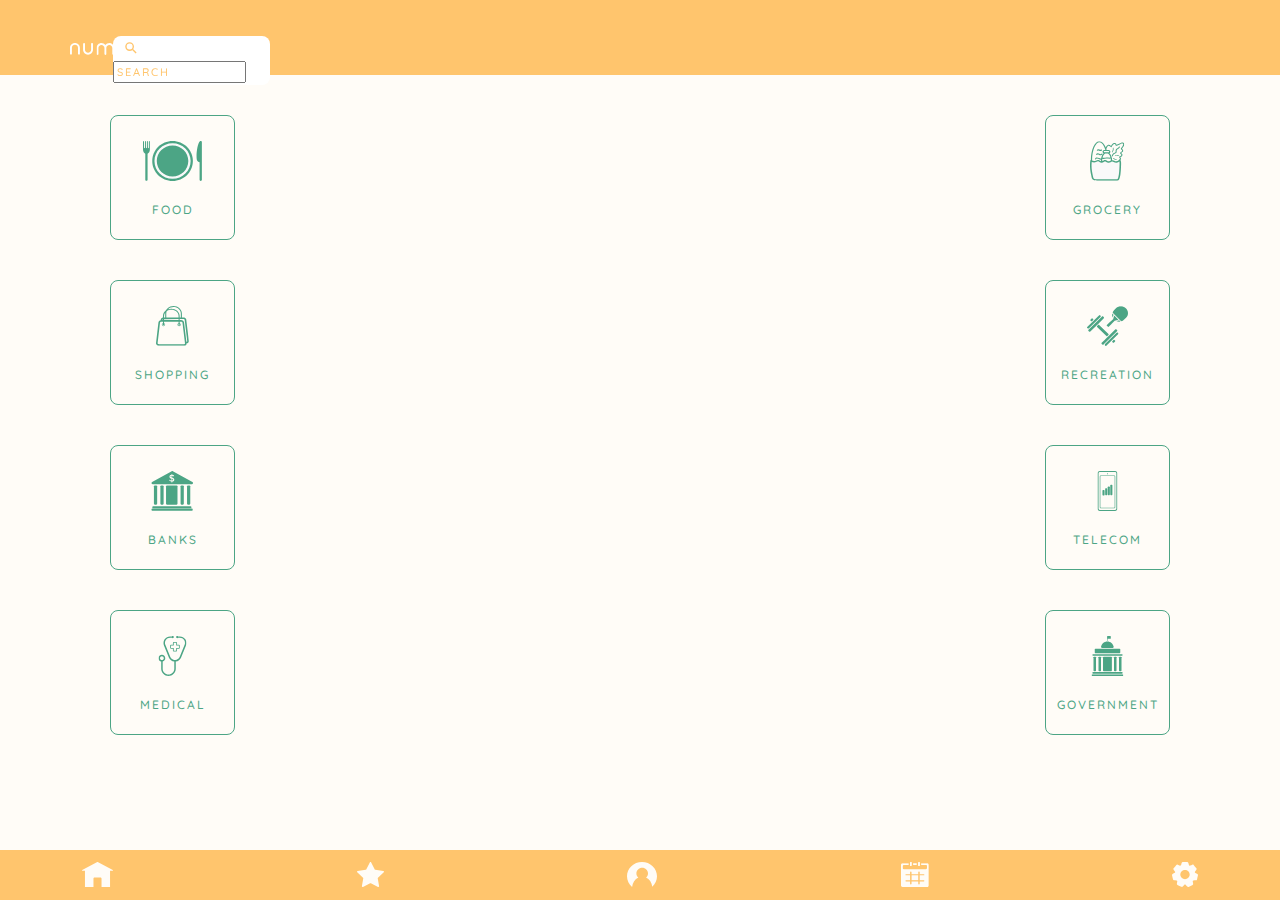
<file: index.html>
<!DOCTYPE html>
<html lang="en">
<head>
	<title>Numu - Adulting Made Easy</title>
	<meta charset="utf-8">
	<meta name="author" content="pixelhint.com">
	<meta name="viewport" content="initial-scale=1, maximum-scale=1">
	<link rel="stylesheet" type="text/css" href="css/reset.css">
	<link rel="stylesheet" type="text/css" href="css/bootstrap.css">
	<link rel="stylesheet" type="text/css" href="css/main.css">

	<script type="text/javascript" src="js/jquery.js"></script>
	<script type="text/javascript" src="js/bootstrap.js"></script>
	
</head>
<body>
	<!--  start header  -->
	<header class="fixed-top">
		<div class="container">
			<div class="row">
				<div class="col-xs-2">
					<img src="img/numu-logo.svg">
				</div>
				<div class="col-xs-10">
					<div class="search align-items-left">
						<img src="img/search-icon.svg">
						<input type="text" name="search" placeholder="SEARCH">
					</div>
				</div>
			</div>
		</div>
	</header>
	<!--  end header  -->

	<!--  start categories section  -->
	<section class="categories">
		<div class="container">
			<div class="row justify-content-center justify-content-between">
				<div class="col-xs-6">
					<div class="card">
  						<img class="card-img-top" src="img/food.svg" alt="food">
 						<div class="card-body">
    						<p class="card-text text-center">FOOD</p>
  						</div>
					</div>
				</div>
				<div class="col-xs-6">
					<div class="card">
  						<img class="card-img-top" src="img/grocery.svg" alt="food">
 						<div class="card-body">
    						<p class="card-text text-center">GROCERY</p>
  						</div>
					</div>
				</div>
			</div>
			<div class="row justify-content-center justify-content-between">
				<div class="col-xs-6">
					<div class="card">
  						<img class="card-img-top" src="img/shopping.svg" alt="food">
 						<div class="card-body">
    						<p class="card-text text-center">SHOPPING</p>
  						</div>
					</div>
				</div>
				<div class="col-xs-6">
					<div class="card">
  						<img class="card-img-top" src="img/recreation.svg" alt="food">
 						<div class="card-body">
    						<p class="card-text text-center">RECREATION</p>
  						</div>
					</div>
				</div>
			</div>
			<div class="row justify-content-center justify-content-between">
				<div class="col-xs-6">
					<div class="card">
  						<img class="card-img-top" src="img/banks.svg" alt="food">
 						<div class="card-body">
    						<p class="card-text text-center">BANKS</p>
  						</div>
					</div>
				</div>
				<div class="col-xs-6">
					<div class="card">
  						<img class="card-img-top" src="img/telecom.svg" alt="food">
 						<div class="card-body">
    						<p class="card-text text-center">TELECOM</p>
  						</div>
					</div>
				</div>
			</div>
			<div class="row last-row justify-content-center justify-content-between">
				<div class="col-xs-6">
					<div class="card">
  						<img class="card-img-top" src="img/medical.svg" alt="food">
 						<div class="card-body">
    						<p class="card-text text-center">MEDICAL</p>
  						</div>
					</div>
				</div>
				<div class="col-xs-6">
					<div class="card">
  						<img class="card-img-top" src="img/government.svg" alt="food">
 						<div class="card-body">
    						<p class="card-text text-center">GOVERNMENT</p>
  						</div>
					</div>
				</div>
			</div>
		</div>
	</section>
	<!--  end categories section  -->

	<!--  start footer  -->
	<footer class="fixed-bottom">
		<div class="container">
			<div class="row justify-content-center justify-content-between">
				<div class="col-xs-2">
					<img src="img/home-button.svg">
				</div>
				<div class="col-xs-2">
					<img src="img/favourites.svg">
				</div>
				<div class="col-xs-2">
					<img src="img/my-profile.svg">
				</div>
				<div class="col-xs-2">
					<img src="img/events.svg">
				</div>
				<div class="col-xs-2">
					<img src="img/settings.svg">
				</div>
			</div>
		</div>
	</footer>
	<!--  end footer  -->

</body>
</html>
</file>
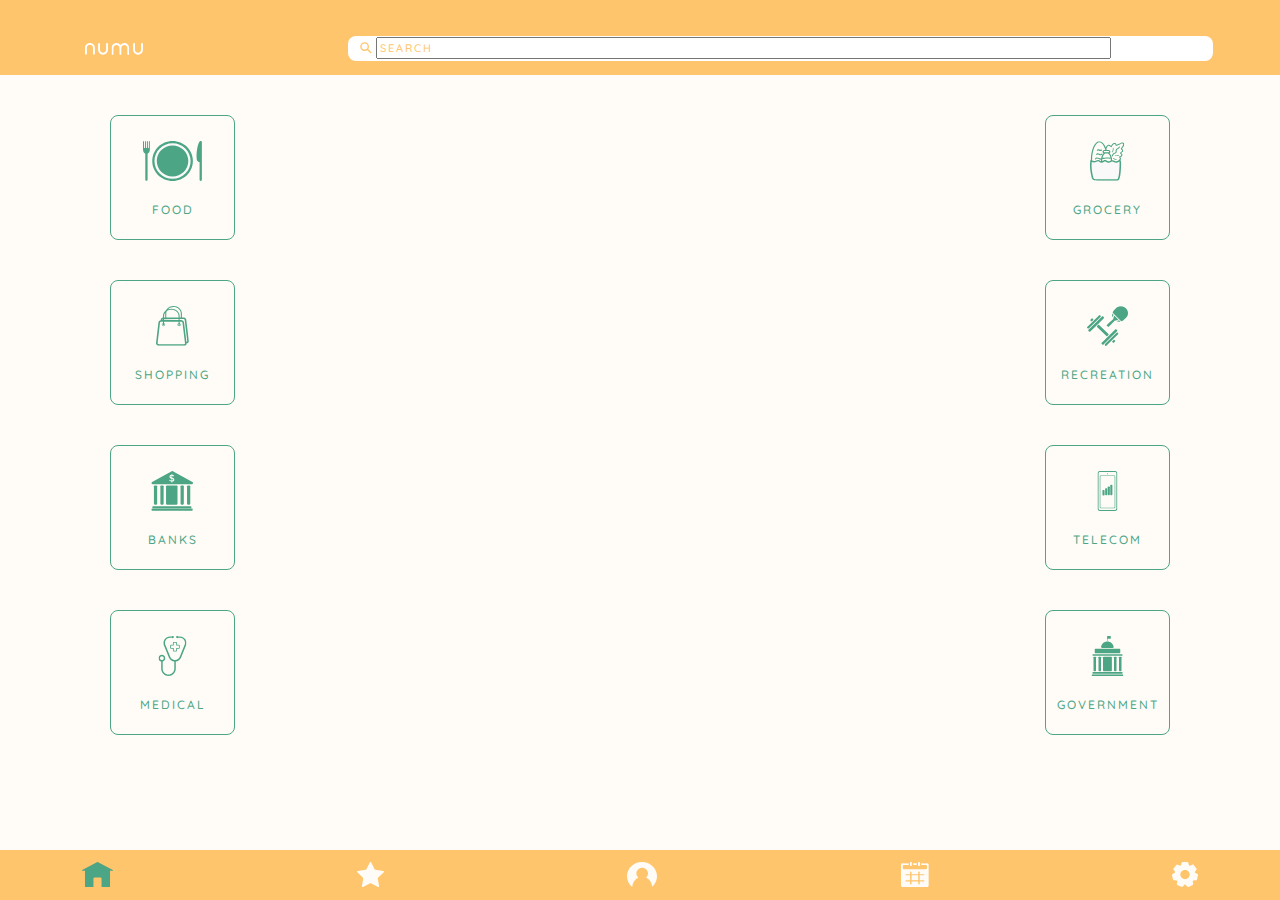
<file: categories.html>
<!DOCTYPE html>
<html lang="en">
<head>
	<title>Numu - Adulting Made Easy</title>
	<meta charset="utf-8">
	<meta name="author" content="pixelhint.com">
	<meta name="viewport" content="initial-scale=1, maximum-scale=1">
	<link rel="stylesheet" type="text/css" href="css/reset.css">
	<link rel="stylesheet" type="text/css" href="css/bootstrap.css">
	<link rel="stylesheet" type="text/css" href="css/spacing.css">
	<link rel="stylesheet" type="text/css" href="css/main.css">

	<script type="text/javascript" src="js/jquery.js"></script>
	<script type="text/javascript" src="js/bootstrap.js"></script>
	<script type="text/javascript" src="js/main.js"></script>
	<script>
		function goBack() {
  			window.history.back();
		}
	</script>
	
</head>
<body>

	<!--  in canvas-slid -->
	<div class="navmenu navmenu-default navmenu-fixed-right offcanvas-sm">
		<img class="settings-logo" src="img/numu-logo-orange.svg">
		<ul class="nav navmenu-nav flex-column">
			<li class="nav-item active">My Account</li>
			<li class="nav-item">Help</li>
			<li class="nav-item">About Numu</li>
			<li class="nav-item">Terms & Conditions</li>
		</ul>
	</div>
	
	<!--  start header  -->
	<header class="fixed-top">
		<div class="container">
			<div class="row no-gutters">
				<div class="col-3">
					<img src="img/numu-logo.svg"><!-- <span class="back-button" onclick="goBack()">BACK</span> -->
				</div>
				<div class="col-9">
					<div class="search align-items-left">
						<img src="img/search-icon.svg">
						<input type="text" name="search" placeholder="SEARCH">
					</div>
				</div>
			</div>
		</div>
	</header>
	<!--  end header  -->

	<!--  start categories section  -->
	<section class="categories">
		<div class="container">
			<div class="row justify-content-center justify-content-between">
				<div class="col-xs-6">
					<a href="subcategories-food.html">
						<div class="card">
  						<img class="card-img-top" src="img/food.svg" alt="food">
 						<div class="card-body">
    						<p class="card-text text-center">FOOD</p>
  						</div>
					</div>
					</a>
				</div>
				<div class="col-xs-6">
					<a href="category-grocery-list.html">
						<div class="card">
  							<img class="card-img-top" src="img/grocery.svg" alt="food">
 							<div class="card-body">
    							<p class="card-text text-center">GROCERY</p>
  							</div>
						</div>
					</a>
				</div>
			</div>
			<div class="row justify-content-center justify-content-between">
				<div class="col-xs-6">
					<div class="card">
  						<img class="card-img-top" src="img/shopping.svg" alt="food">
 						<div class="card-body">
    						<p class="card-text text-center">SHOPPING</p>
  						</div>
					</div>
				</div>
				<div class="col-xs-6">
					<div class="card">
  						<img class="card-img-top" src="img/recreation.svg" alt="food">
 						<div class="card-body">
    						<p class="card-text text-center">RECREATION</p>
  						</div>
					</div>
				</div>
			</div>
			<div class="row justify-content-center justify-content-between">
				<div class="col-xs-6">
					<div class="card">
  						<img class="card-img-top" src="img/banks.svg" alt="food">
 						<div class="card-body">
    						<p class="card-text text-center">BANKS</p>
  						</div>
					</div>
				</div>
				<div class="col-xs-6">
					<div class="card">
  						<img class="card-img-top" src="img/telecom.svg" alt="food">
 						<div class="card-body">
    						<p class="card-text text-center">TELECOM</p>
  						</div>
					</div>
				</div>
			</div>
			<div class="row last-row justify-content-center justify-content-between">
				<div class="col-xs-6">
					<div class="card">
  						<img class="card-img-top" src="img/medical.svg" alt="food">
 						<div class="card-body">
    						<p class="card-text text-center">MEDICAL</p>
  						</div>
					</div>
				</div>
				<div class="col-xs-6">
					<div class="card">
  						<img class="card-img-top" src="img/government.svg" alt="food">
 						<div class="card-body">
    						<p class="card-text text-center">GOVERNMENT</p>
  						</div>
					</div>
				</div>
			</div>
		</div>
	</section>
	<!--  end categories section  -->

	<!--  start footer  -->
	<footer class="fixed-bottom">
		<div class="container">
			<div class="row justify-content-center justify-content-between">
				<div class="col-xs-2">
					<a href="categories.html">
					<img src="img/home-button-teal.svg">
					</a>
				</div>
				<div class="col-xs-2">
					<a href="favourites.html">
					<img src="img/favourites.svg">
					</a>
				</div>
				<div class="col-xs-2">
					<a href="my-profile.html">
					<img src="img/my-profile.svg">
					</a>
				</div>
				<div class="col-xs-2">
					<a href="events.html">
					<img src="img/events.svg">
					</a>
				</div>
				<div class="col-xs-2">
					<img src="img/settings.svg" class="navbar-settings">
				</div>
			</div>
		</div>
	</footer>
	<!--  end footer  -->

</body>
</html>
</file>
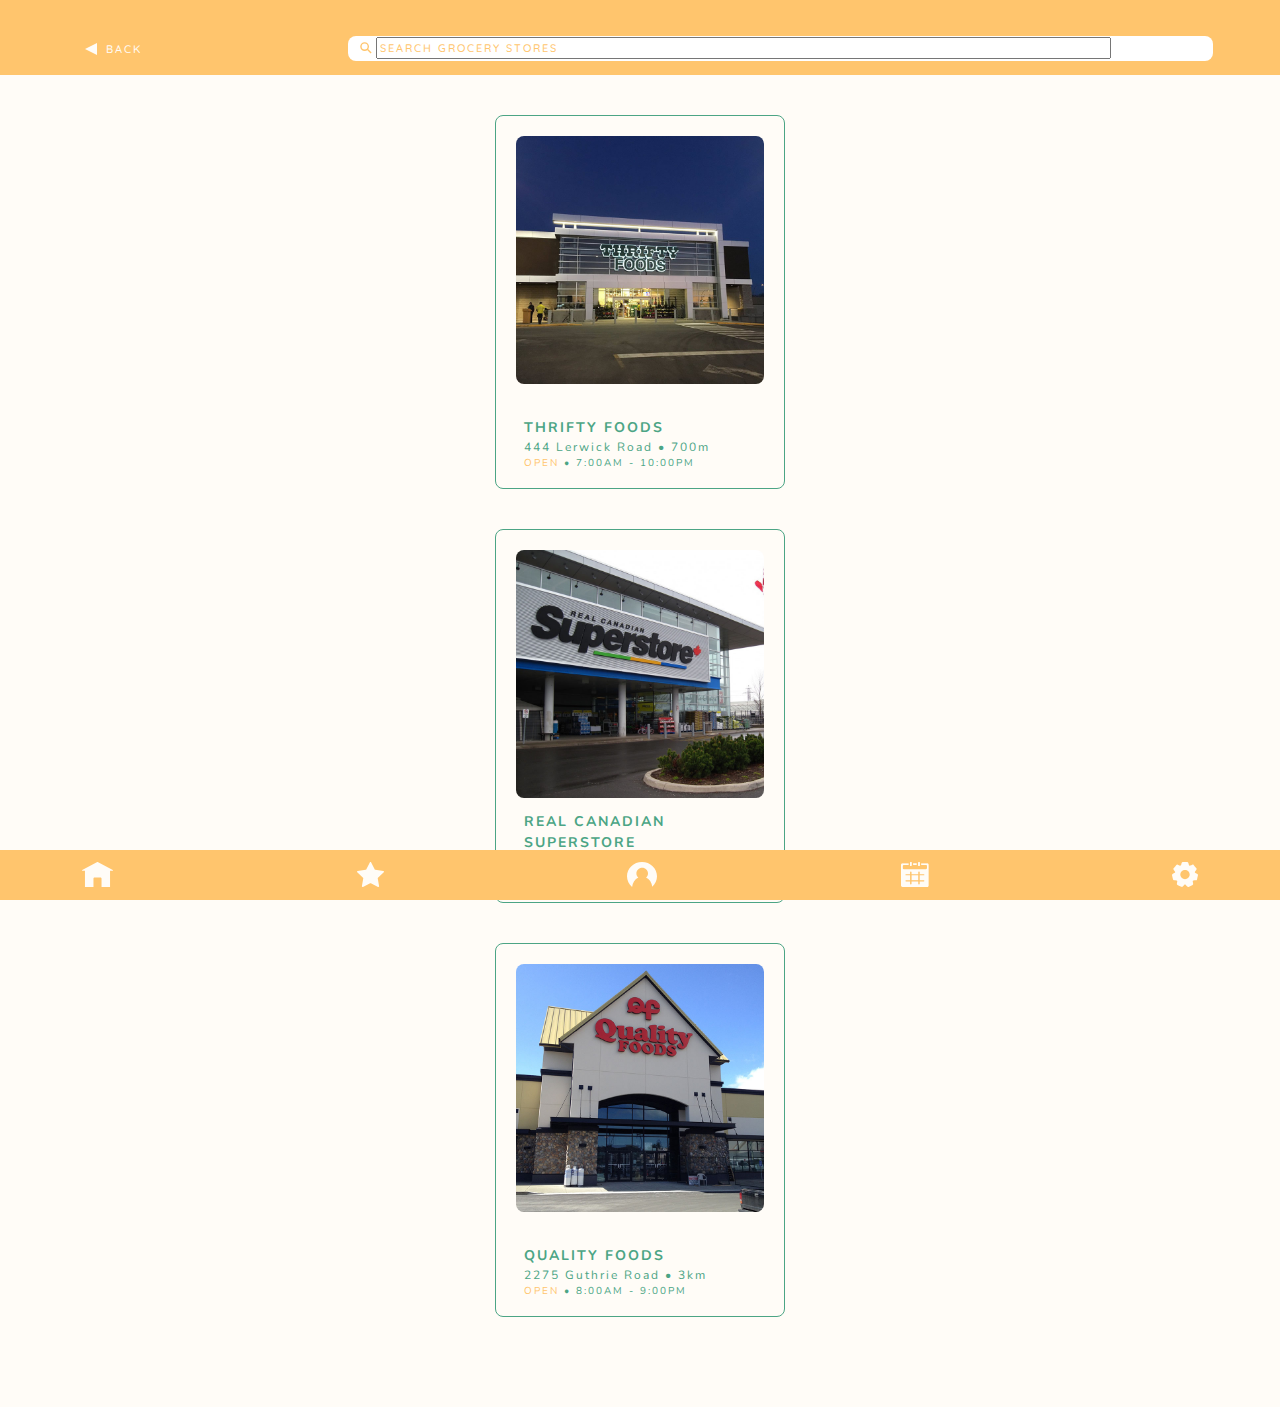
<file: category-grocery-list.html>
<!DOCTYPE html>
<html lang="en">
<head>
	<title>Numu - Adulting Made Easy</title>
	<meta charset="utf-8">
	<meta name="author" content="pixelhint.com">
	<meta name="viewport" content="initial-scale=1, maximum-scale=1">
	<link rel="stylesheet" type="text/css" href="css/reset.css">
	<link rel="stylesheet" type="text/css" href="css/bootstrap.css">
	<link rel="stylesheet" type="text/css" href="css/spacing.css">
	<link rel="stylesheet" type="text/css" href="css/main.css">

	<script type="text/javascript" src="js/jquery.js"></script>
	<script type="text/javascript" src="js/bootstrap.js"></script>
	<script type="text/javascript" src="js/main.js"></script>
	<script>
		function goBack() {
  			window.history.back();
		}
	</script>
	
</head>
<body>

	<!--  in canvas-slid -->
	<div class="navmenu navmenu-default navmenu-fixed-right offcanvas-sm">
		<img class="settings-logo" src="img/numu-logo-orange.svg">
		<ul class="nav navmenu-nav flex-column">
			<li class="nav-item active">My Account</li>
			<li class="nav-item">Help</li>
			<li class="nav-item">About Numu</li>
			<li class="nav-item">Terms & Conditions</li>
		</ul>
	</div>

	<!--  start header  -->
	<header class="fixed-top">
		<div class="container">
			<div class="row no-gutters">
				<div class="col-3">
					<img src="img/back.svg"><span class="back-button" onclick="goBack()">BACK</span>
				</div>
				<div class="col-9">
					<div class="search align-items-left">
						<img src="img/search-icon.svg">
						<input type="text" name="search" placeholder="SEARCH GROCERY STORES">
					</div>
				</div>
			</div>
		</div>
	</header>
	<!--  end header  -->

	<!--  start categories section  -->
	<section class="establishments">
		<div class="container">
			<div class="row justify-content-center">
				<div class="col-xs-12">
					<a href="grocery-page-thrifty.html">
					<div class="establishment-card">
  						<img class="card-img-top" src="img/thrifty-foods.jpg" alt="food">
 						<div class="card-body mt-20">
							<p class="establishment-card-name">THRIFTY FOODS</p>
							<p class="establishment-card-address">444 Lerwick Road • 700m</p>
							<p class="establishment-card-hours"><span class="orange">OPEN</span> • 7:00AM - 10:00PM</p>
  						</div>
					</div>
					</a>
				</div>
			</div>
			<div class="row justify-content-center">
				<div class="col-xs-12">
					<div class="establishment-card">
  						<img class="card-img-top" src="img/superstore.jpg" alt="food">
 						<div class="card-body">
							<p class="establishment-card-name">REAL CANADIAN SUPERSTORE</p>
							<p class="establishment-card-address">757 Ryan Road • 1.8km</p>
							<p class="establishment-card-hours"><span class="orange">OPEN</span> • 7:00AM - 10:00PM</p>
  						</div>
					</div>
				</div>
			</div>
			<div class="row justify-content-center pb-90">
				<div class="col-xs-12">
					<div class="establishment-card">
  						<img class="card-img-top" src="img/quality-foods.jpg" alt="food">
 						<div class="card-body mt-20">
							<p class="establishment-card-name">QUALITY FOODS</p>
							<p class="establishment-card-address">2275 Guthrie Road • 3km</p>
							<p class="establishment-card-hours"><span class="orange">OPEN</span> • 8:00AM - 9:00PM</p>
  						</div>
					</div>
				</div>
			</div>
		</div>
	</section>
	<!--  end categories section  -->

	<!--  start footer  -->
	<footer class="fixed-bottom">
		<div class="container">
			<div class="row justify-content-center justify-content-between">
				<div class="col-xs-2">
					<a href="categories.html">
					<img src="img/home-button.svg">
					</a>
				</div>
				<div class="col-xs-2">
					<a href="favourites.html">
					<img src="img/favourites.svg">
					</a>
				</div>
				<div class="col-xs-2">
					<a href="my-profile.html">
					<img src="img/my-profile.svg">
					</a>
				</div>
				<div class="col-xs-2">
					<a href="events.html">
					<img src="img/events.svg">
					</a>
				</div>
				<div class="col-xs-2">
					<img src="img/settings.svg" class="navbar-settings">
				</div>
			</div>
		</div>
	</footer>
	<!--  end footer  -->

</body>
</html>
</file>
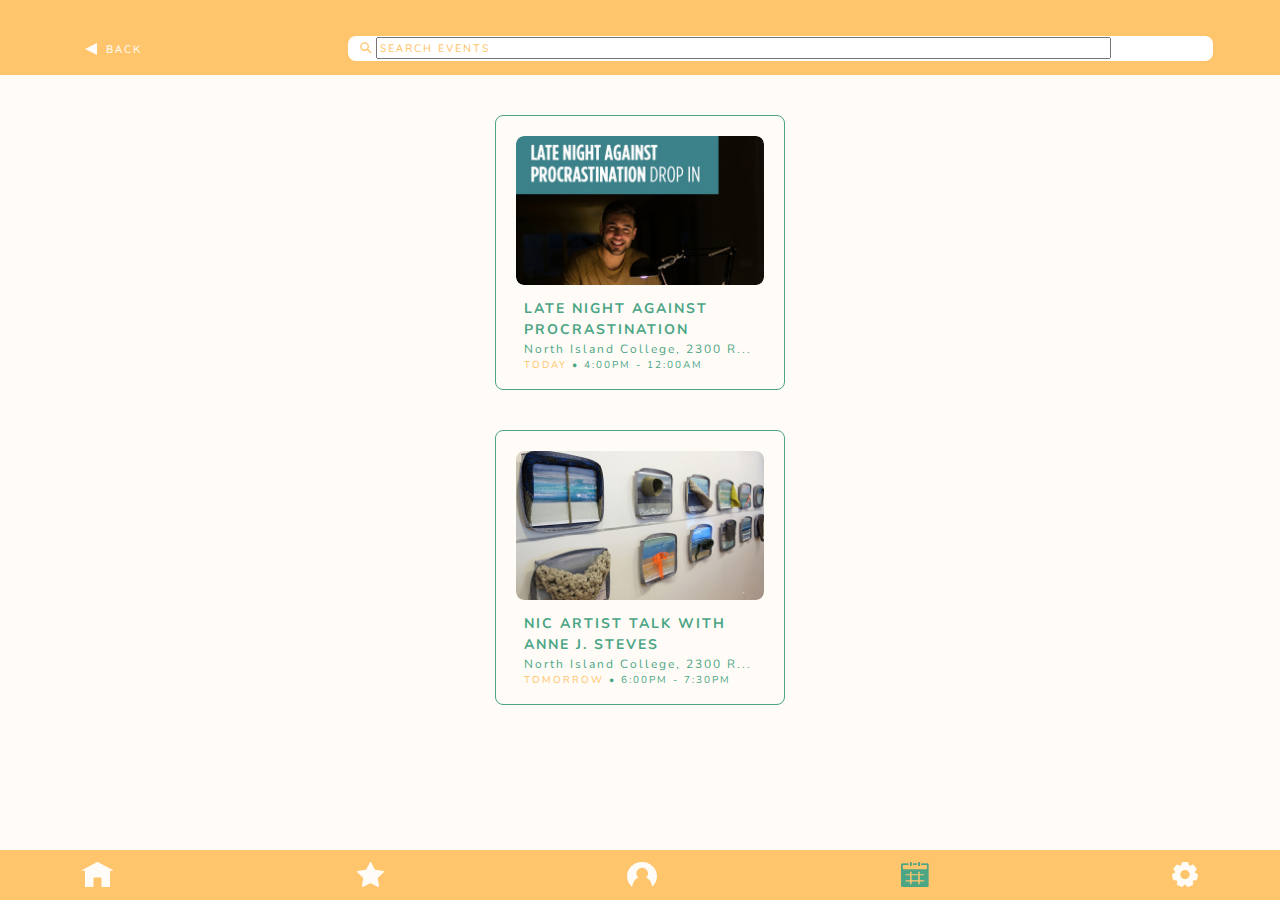
<file: events.html>
<!DOCTYPE html>
<html lang="en">
<head>
	<title>Numu - Adulting Made Easy</title>
	<meta charset="utf-8">
	<meta name="author" content="pixelhint.com">
	<meta name="viewport" content="initial-scale=1, maximum-scale=1">
	<link rel="stylesheet" type="text/css" href="css/reset.css">
	<link rel="stylesheet" type="text/css" href="css/bootstrap.css">
	<link rel="stylesheet" type="text/css" href="css/spacing.css">
	<link rel="stylesheet" type="text/css" href="css/main.css">

	<script type="text/javascript" src="js/jquery.js"></script>
	<script type="text/javascript" src="js/bootstrap.js"></script>
	<script type="text/javascript" src="js/main.js"></script>
	<script>
		function goBack() {
  			window.history.back();
		}
	</script>
	
</head>
<body>

	<!--  in canvas-slid -->
	<div class="navmenu navmenu-default navmenu-fixed-right offcanvas-sm">
		<img class="settings-logo" src="img/numu-logo-orange.svg">
		<ul class="nav navmenu-nav flex-column">
			<li class="nav-item active">My Account</li>
			<li class="nav-item">Help</li>
			<li class="nav-item">About Numu</li>
			<li class="nav-item">Terms & Conditions</li>
		</ul>
	</div>

	<!--  start header  -->
	<header class="fixed-top">
		<div class="container">
			<div class="row no-gutters">
				<div class="col-3">
					<img src="img/back.svg"><span class="back-button" onclick="goBack()">BACK</span>
				</div>
				<div class="col-9">
					<div class="search align-items-left">
						<img src="img/search-icon.svg">
						<input type="text" name="search" placeholder="SEARCH EVENTS">
					</div>
				</div>
			</div>
		</div>
	</header>
	<!--  end header  -->

	<!--  start categories section  -->
	<section class="establishments events">
		<div class="container">
			<div class="row justify-content-center">
				<div class="col-xs-12">
					<div class="establishment-card events">
  						<img class="card-img-top" src="img/event-1.png" alt="food">
 						<div class="card-body">
							<p class="establishment-card-name">LATE NIGHT AGAINST PROCRASTINATION</p>
							<p class="establishment-card-address">North Island College, 2300 R...</p>
							<p class="establishment-card-hours"><span class="orange">TODAY</span> • 4:00PM - 12:00AM</p>
  						</div>
					</div>
				</div>
			</div>
			<div class="row justify-content-center pb-90">
				<div class="col-xs-12">
					<div class="establishment-card events">
  						<img class="card-img-top" src="img/event-2.png" alt="food">
 						<div class="card-body">
							<p class="establishment-card-name">NIC ARTIST TALK WITH ANNE J. STEVES</p>
							<p class="establishment-card-address">North Island College, 2300 R...</p>
							<p class="establishment-card-hours"><span class="orange">TOMORROW</span> • 6:00PM - 7:30PM</p>
  						</div>
					</div>
				</div>
			</div>

		</div>
	</section>
	<!--  end categories section  -->

	<!--  start footer  -->
	<footer class="fixed-bottom">
		<div class="container">
			<div class="row justify-content-center justify-content-between">
				<div class="col-xs-2">
					<a href="categories.html">
					<img src="img/home-button.svg">
					</a>
				</div>
				<div class="col-xs-2">
					<a href="favourites.html">
					<img src="img/favourites.svg">
					</a>
				</div>
				<div class="col-xs-2">
					<a href="my-profile.html">
					<img src="img/my-profile.svg">
					</a>
				</div>
				<div class="col-xs-2">
					<a href="events.html">
					<img src="img/events-teal.svg">
					</a>
				</div>
				<div class="col-xs-2">
					<img src="img/settings.svg" class="navbar-settings">
				</div>
			</div>
		</div>
	</footer>
	<!--  end footer  -->

</body>
</html>
</file>
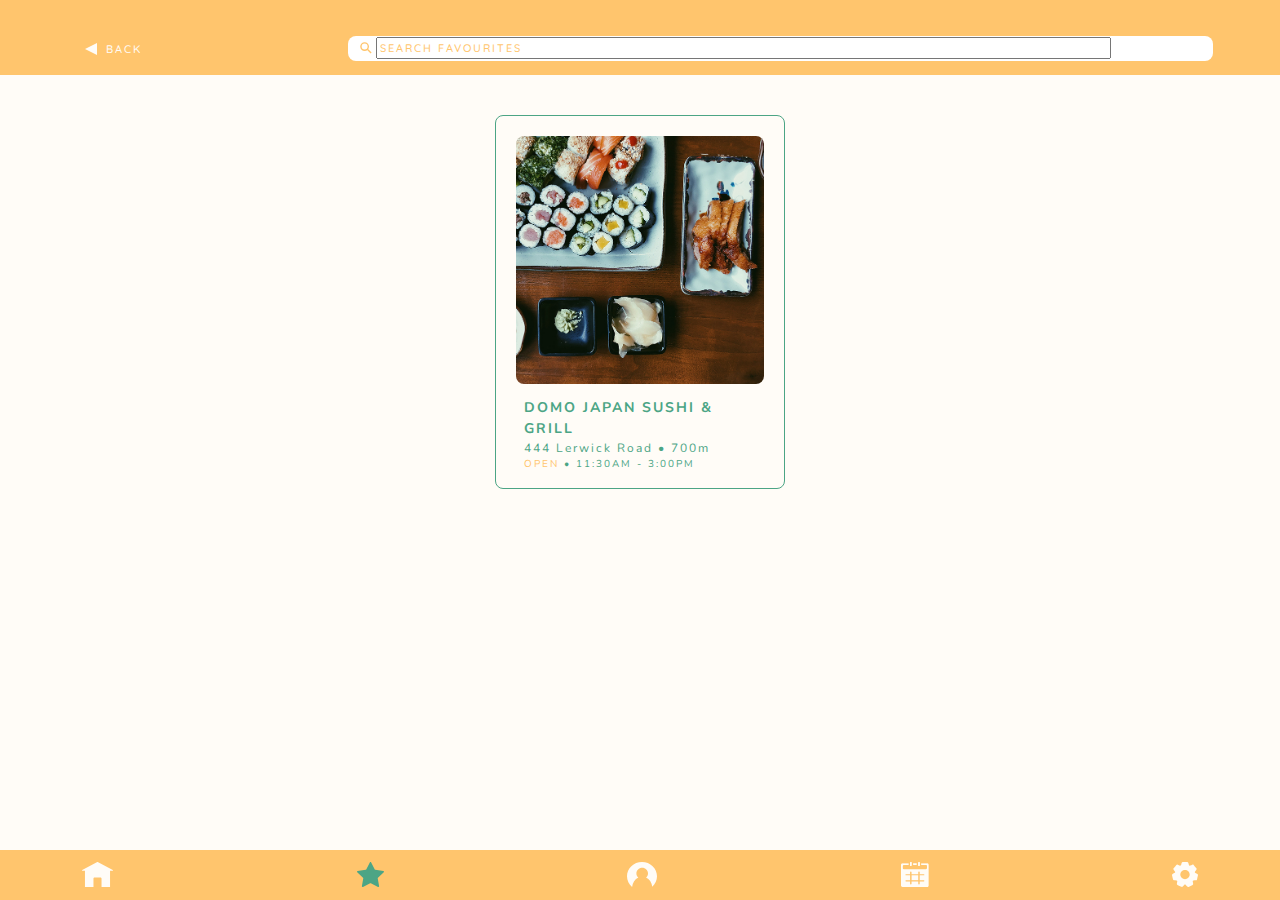
<file: favourites.html>
<!DOCTYPE html>
<html lang="en">
<head>
	<title>Numu - Adulting Made Easy</title>
	<meta charset="utf-8">
	<meta name="author" content="pixelhint.com">
	<meta name="viewport" content="initial-scale=1, maximum-scale=1">
	<link rel="stylesheet" type="text/css" href="css/reset.css">
	<link rel="stylesheet" type="text/css" href="css/bootstrap.css">
	<link rel="stylesheet" type="text/css" href="css/spacing.css">
	<link rel="stylesheet" type="text/css" href="css/main.css">

	<script type="text/javascript" src="js/jquery.js"></script>
	<script type="text/javascript" src="js/bootstrap.js"></script>
	<script type="text/javascript" src="js/main.js"></script>
	<script>
		function goBack() {
  			window.history.back();
		}
	</script>
	
</head>
<body>

	<!--  in canvas-slid -->
	<div class="navmenu navmenu-default navmenu-fixed-right offcanvas-sm">
		<img class="settings-logo" src="img/numu-logo-orange.svg">
		<ul class="nav navmenu-nav flex-column">
			<li class="nav-item active">My Account</li>
			<li class="nav-item">Help</li>
			<li class="nav-item">About Numu</li>
			<li class="nav-item">Terms & Conditions</li>
		</ul>
	</div>

	<!--  start header  -->
	<header class="fixed-top">
		<div class="container">
			<div class="row no-gutters">
				<div class="col-3">
					<img src="img/back.svg"><span class="back-button" onclick="goBack()">BACK</span>
				</div>
				<div class="col-9">
					<div class="search align-items-left">
						<img src="img/search-icon.svg">
						<input type="text" name="search" placeholder="SEARCH FAVOURITES">
					</div>
				</div>
			</div>
		</div>
	</header>
	<!--  end header  -->

	<!--  start categories section  -->
	<section class="establishments">
		<div class="container">
			<div class="row justify-content-center">
				<div class="col-xs-12">
					<a href="restaurant-page-domo.html">
					<div class="establishment-card">
  						<img class="card-img-top" src="img/domo-japan.jpg" alt="food">
 						<div class="card-body">
							<p class="establishment-card-name">DOMO JAPAN SUSHI & GRILL</p>
							<p class="establishment-card-address">444 Lerwick Road • 700m</p>
							<p class="establishment-card-hours"><span class="orange">OPEN</span> • 11:30AM - 3:00PM</p>
  						</div>
					</div>
					</a>
				</div>
			</div>
		</div>
	</section>
	<!--  end categories section  -->

	<!--  start footer  -->
	<footer class="fixed-bottom">
		<div class="container">
			<div class="row justify-content-center justify-content-between">
				<div class="col-xs-2">
					<a href="categories.html">
					<img src="img/home-button.svg">
					</a>
				</div>
				<div class="col-xs-2">
					<a href="favourites.html">
					<img src="img/favourites-teal.svg">
					</a>
				</div>
				<div class="col-xs-2">
					<a href="my-profile.html">
					<img src="img/my-profile.svg">
					</a>
				</div>
				<div class="col-xs-2">
					<a href="events.html">
					<img src="img/events.svg">
					</a>
				</div>
				<div class="col-xs-2">
					<img src="img/settings.svg" class="navbar-settings">
				</div>
			</div>
		</div>
	</footer>
	<!--  end footer  -->

</body>
</html>
</file>
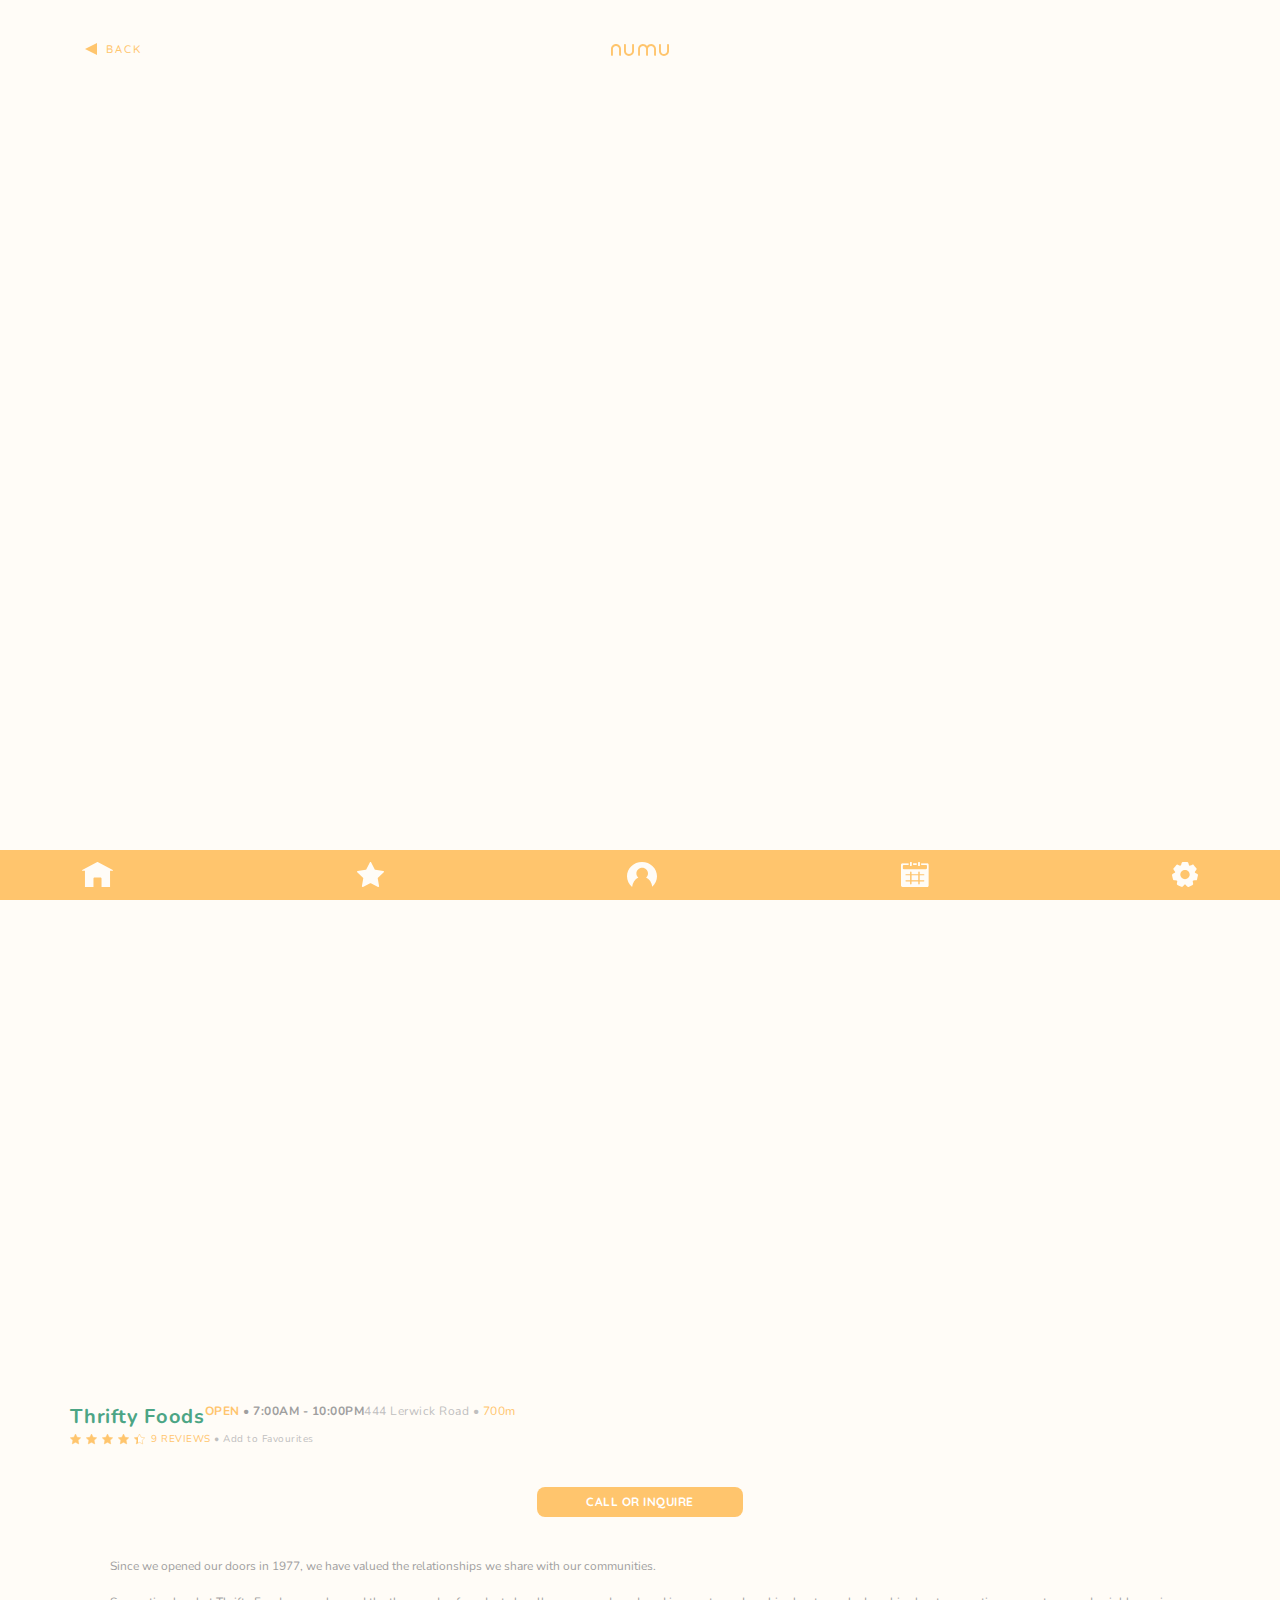
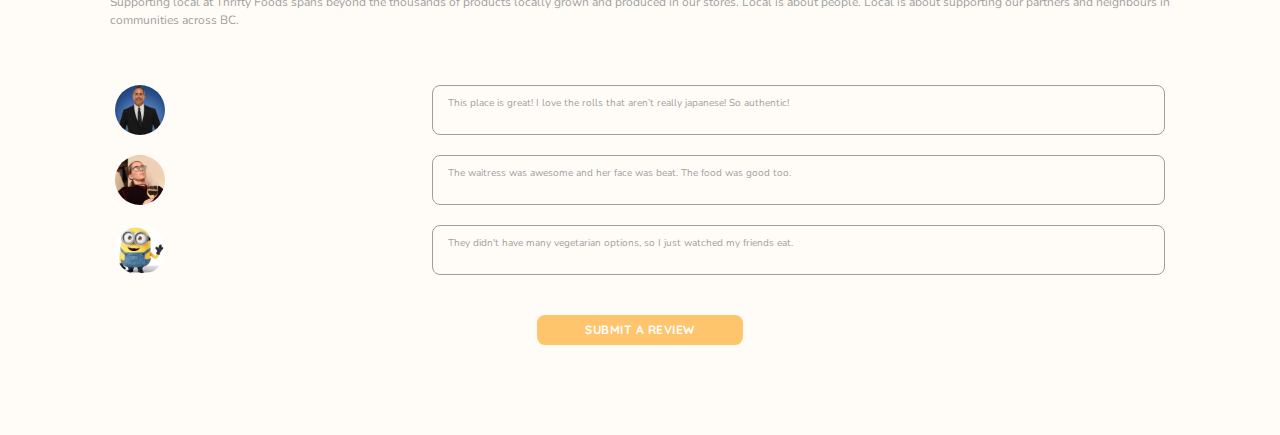
<file: grocery-page-thrifty.html>
<!DOCTYPE html>
<html lang="en">
<head>
	<title>Numu - Adulting Made Easy</title>
	<meta charset="utf-8">
	<meta name="author" content="pixelhint.com">
	<meta name="viewport" content="initial-scale=1, maximum-scale=1">
	<link rel="stylesheet" type="text/css" href="css/reset.css">
	<link rel="stylesheet" type="text/css" href="css/bootstrap.css">
	<link rel="stylesheet" type="text/css" href="css/spacing.css">
	<link rel="stylesheet" type="text/css" href="css/main.css">

	<script type="text/javascript" src="js/jquery.js"></script>
	<script type="text/javascript" src="js/bootstrap.js"></script>
	<script type="text/javascript" src="js/main.js"></script>
	<script>
		function goBack() {
  			window.history.back();
		}
	</script>
	
</head>
<body>

	<!--  in canvas-slid -->
	<div class="navmenu navmenu-default navmenu-fixed-right offcanvas-sm">
		<img class="settings-logo" src="img/numu-logo-orange.svg">
		<ul class="nav navmenu-nav flex-column">
			<li class="nav-item active">My Account</li>
			<li class="nav-item">Help</li>
			<li class="nav-item">About Numu</li>
			<li class="nav-item">Terms & Conditions</li>
		</ul>
	</div>

	<!--  start header  -->
	<header class="fixed-top establishment">
		<div class="container">
			<img src="img/numu-logo-orange.svg" id="logo">
			<div class="row">
				<div class="col-3">
					<img src="img/back-orange.svg"><span class="back-button" onclick="goBack()">BACK</span>
				</div>
			</div>
		</div>
	</header>
	<!--  end header  -->

	<!--  start categories section  -->
	<section class="establishment-image">
		<div class="container">
			<div class="row">
				<div class="col-xs-12">
					<iframe class="google-map" src="https://www.google.com/maps/embed?pb=!1m18!1m12!1m3!1d2580.0400485276746!2d-124.96509864839224!3d49.71004774821426!2m3!1f0!2f0!3f0!3m2!1i1024!2i768!4f13.1!3m3!1m2!1s0x548813daa451129b%3A0x2cc92178f39eee83!2sThrifty+Foods!5e0!3m2!1sen!2sca!4v1554404306145!5m2!1sen!2sca" width="320" height="320" frameborder="0" style="border:0" allowfullscreen></iframe>
				</div>
			</div>
		</div>
	</section>

	<section class="establishment-info">
		<div class="container">
			<div class="row">
				<p class="establishment-name">Thrifty Foods</p>
				<p class="establishment-hours"><span class="orange">OPEN</span> • 7:00AM - 10:00PM</p>
				<p class="establishment-address">444 Lerwick Road • <span class="orange">700m</span></p>
			</div>
			<div class="row establishment-extra-info pb-40">
				<img src="img/good-rating.svg">
				<span class="establishment-review">9 REVIEWS</span>
				<span class="establishment-favourite">&nbsp• Add to Favourites</span>
			</div>
		</div>
	</section>

	<section class="establishment-buttons">
		<div class="container">
			<div class="row justify-content-center">
				<div class="col-xs-12 pb-40">
					<button type="button" class="btn btn-secondary">CALL OR INQUIRE</button>
				</div>
			</div>
		</div>
	</section>

	<section class="establishment-about pb-40">
		<div class="container">
			<div class="row">
				<div class="col-12">
					<p>Since we opened our doors in 1977, we have valued the relationships we share with our communities.<br><br>Supporting local at Thrifty Foods spans beyond the thousands of products locally grown and produced in our stores. Local is about people. Local is about supporting our partners and neighbours in communities across BC.</p>
				</div>
			</div>
		</div>
	</section>

	<section class="user-reviews">
		<div class="container">
			<div class="row justify-content-center">
				<div class="col-4">
					<img src="img/review-user-1.jpg">
				</div>
				<div class="col-8 user-review">
					<p>This place is great! I love the rolls that aren’t really japanese! So authentic!</p>
				</div>
			</div>
			<div class="row justify-content-center pt-20">
				<div class="col-4">
					<img src="img/review-user-2.jpg">
				</div>
				<div class="col-8 user-review">
					<p>The waitress was awesome and her face was beat. The food was good too.</p>
				</div>
			</div>
			<div class="row justify-content-center pt-20">
				<div class="col-4">
					<img src="img/review-user-3.jpg">
				</div>
				<div class="col-8 user-review">
					<p>They didn't have many vegetarian options, so I just watched my friends eat.</p>
				</div>
			</div>
			<div class="row justify-content-center pt-40">
				<div class="col-xs-12">
					<button type="button" class="btn btn-secondary">SUBMIT A REVIEW</button>
				</div>
			</div>
		</div>
	</section>
	<section class="pt-90"></section>
	<!--  end categories section  -->

	<!--  start footer  -->
	<footer class="fixed-bottom">
		<div class="container">
			<div class="row justify-content-center justify-content-between">
				<div class="col-xs-2">
					<a href="categories.html">
					<img src="img/home-button.svg">
					</a>
				</div>
				<div class="col-xs-2">
					<a href="favourites.html">
					<img src="img/favourites.svg">
					</a>
				</div>
				<div class="col-xs-2">
					<a href="my-profile.html">
					<img src="img/my-profile.svg">
					</a>
				</div>
				<div class="col-xs-2">
					<a href="events.html">
					<img src="img/events.svg">
					</a>
				</div>
				<div class="col-xs-2">
					<img src="img/settings.svg" class="navbar-settings">
				</div>
			</div>
		</div>
	</footer>
	<!--  end footer  -->

</body>
</html>
</file>
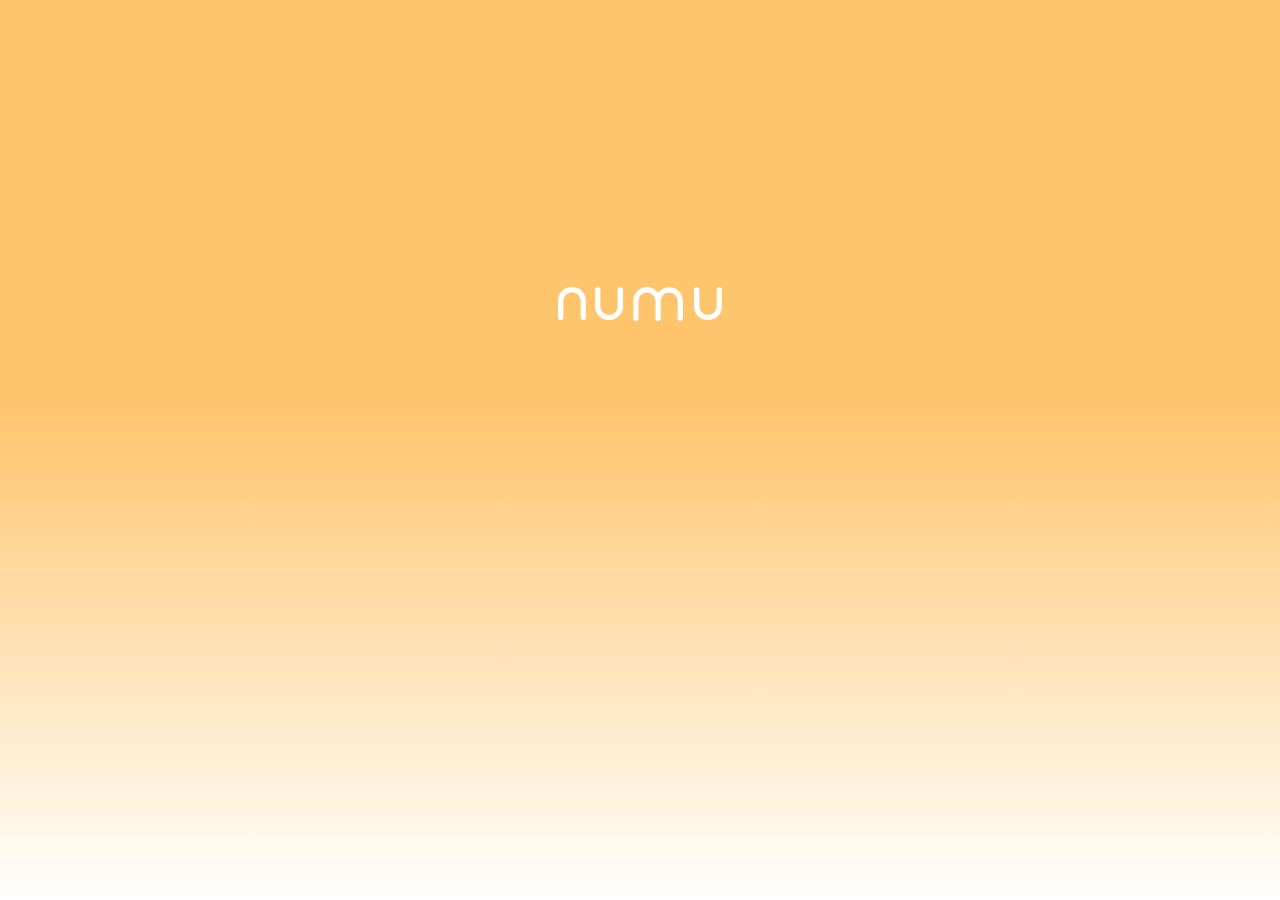
<file: landing-page.html>
<!DOCTYPE html>
<html lang="en">
<head>
	<title>Numu - Adulting Made Easy</title>
	<meta charset="utf-8">
	<meta name="author" content="pixelhint.com">
	<meta name="viewport" content="initial-scale=1, maximum-scale=1">
	<link rel="stylesheet" type="text/css" href="css/reset.css">
	<link rel="stylesheet" type="text/css" href="css/bootstrap.css">
	<link rel="stylesheet" type="text/css" href="css/spacing.css">
	<link rel="stylesheet" type="text/css" href="css/main.css">

	<script type="text/javascript" src="js/jquery.js"></script>
	<script type="text/javascript" src="js/bootstrap.js"></script>
	
</head>
<body id="landing-page-body">
	<!--  start header  -->

	<!--  end header  -->

	<!--  start categories section  -->
	<section class="landing-page">
		<div class="containter">
            <div class="row justify-content-center">
                <div class="col-xs-12">
                    <img src="img/numu-logo.svg">
                </div>
            </div>
        </div>
	</section>
	<!--  end categories section  -->

	<!--  start footer  -->

	<!--  end footer  -->

</body>
</html>
</file>
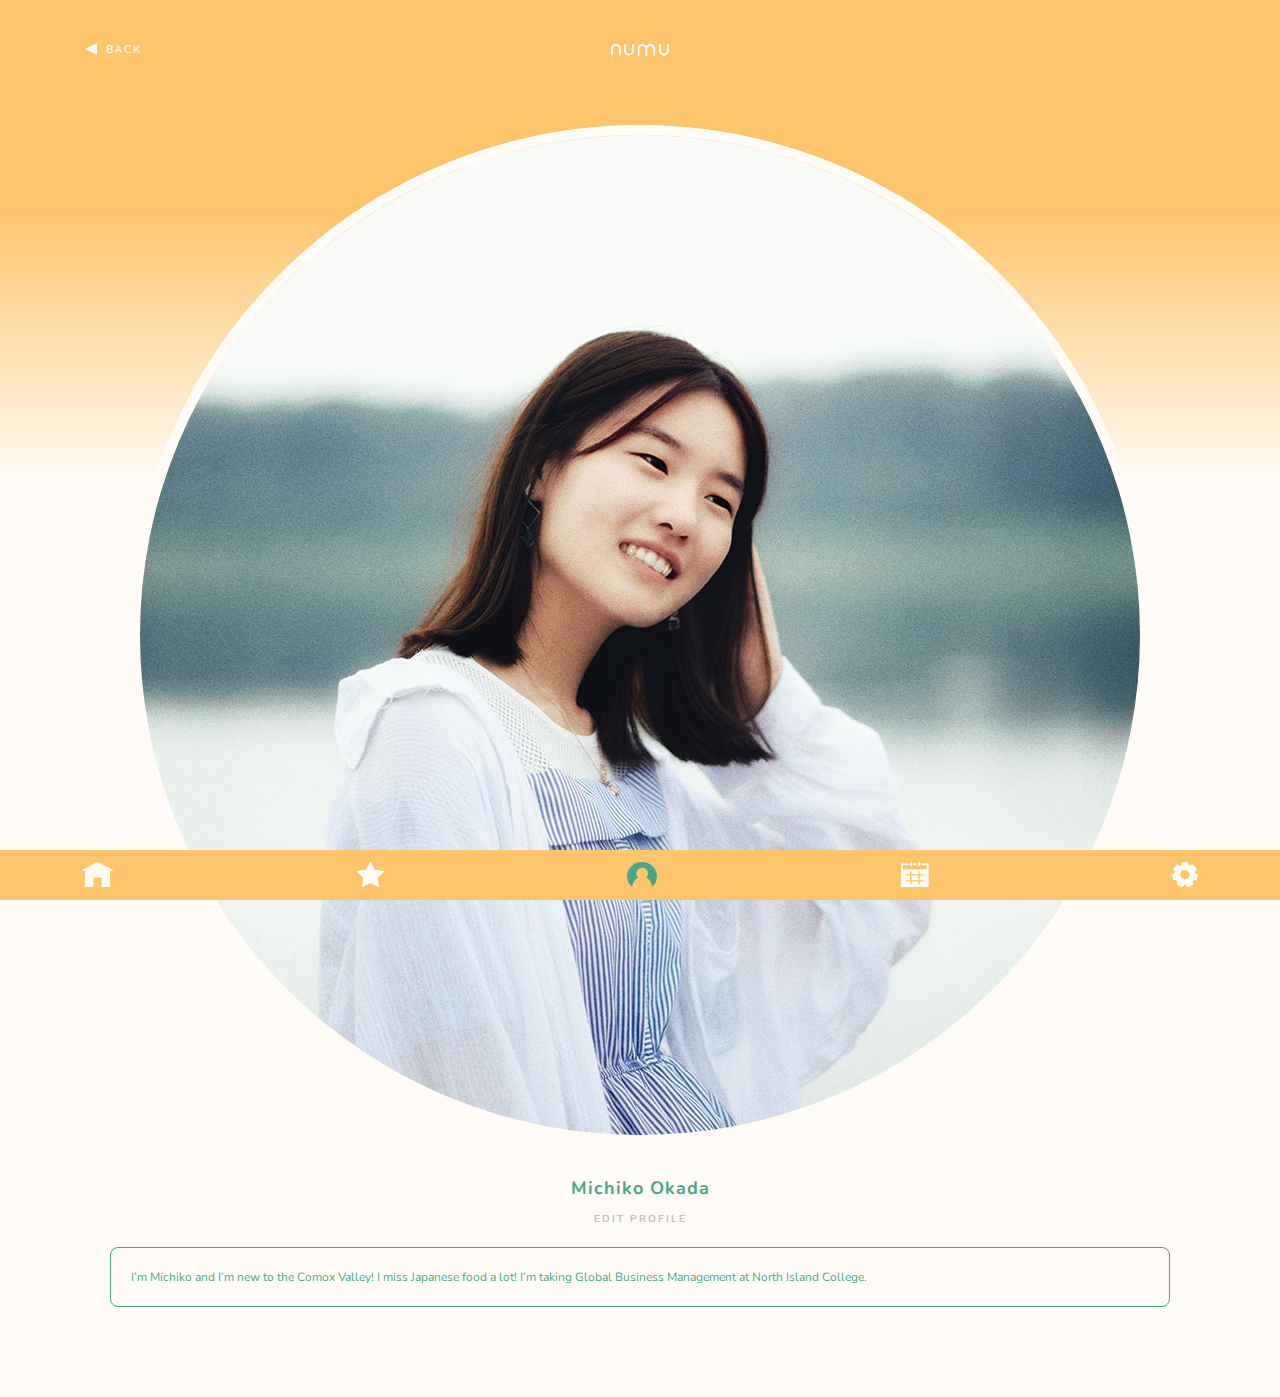
<file: my-profile.html>
<!DOCTYPE html>
<html lang="en">
<head>
	<title>Numu - Adulting Made Easy</title>
	<meta charset="utf-8">
	<meta name="author" content="pixelhint.com">
	<meta name="viewport" content="initial-scale=1, maximum-scale=1">
	<link rel="stylesheet" type="text/css" href="css/reset.css">
	<link rel="stylesheet" type="text/css" href="css/bootstrap.css">
	<link rel="stylesheet" type="text/css" href="css/spacing.css">
	<link rel="stylesheet" type="text/css" href="css/main.css">

	<script type="text/javascript" src="js/jquery.js"></script>
	<script type="text/javascript" src="js/bootstrap.js"></script>
	<script type="text/javascript" src="js/main.js"></script>
	<script>
		function goBack() {
  			window.history.back();
		}
	</script>
	
</head>
<body class="gradient-page">

	<!--  in canvas-slid -->
	<div class="navmenu navmenu-default navmenu-fixed-right offcanvas-sm">
		<img class="settings-logo" src="img/numu-logo-orange.svg">
		<ul class="nav navmenu-nav flex-column">
			<li class="nav-item active">My Account</li>
			<li class="nav-item">Help</li>
			<li class="nav-item">About Numu</li>
			<li class="nav-item">Terms & Conditions</li>
		</ul>
	</div>

	<!--  start header  -->
	<header class="fixed-top establishment profile">
		<div class="container">
			<img src="img/numu-logo.svg" id="logo">
			<div class="row">
				<div class="col-3">
					<img src="img/back.svg"><span class="back-button" onclick="goBack()">BACK</span>
				</div>
			</div>
		</div>
	</header>
	<!--  end header  -->

	<!--  start categories section  -->
	<section class="profile-image">
		<div class="container">
			<img src="img/my-profile-image.jpg">
		</div>
	</section>

	<section class="profile-info">
		<div class="container">
			<div class="row text-center">
				<div class="col-12">
					<p class="profile-name mt-30">Michiko Okada</p>
					<p class="edit-profile mt-10">EDIT PROFILE</p>
				</div>
			</div>
			<div class="row justify-content-center pt-20 pb-90">
				<div class="user-card col-12">
					<div class="profile-card">
						<div class="profile-bio">
							<p>I’m Michiko and I’m new to the Comox Valley! I miss Japanese food a lot! I’m taking Global Business Management at North Island College.</p>
						</div>
					</div>
				</div>
			</div>
		</div>
	</section>
	<!--  end categories section  -->

	<!--  start footer  -->
	<footer class="fixed-bottom">
		<div class="container">
			<div class="row justify-content-center justify-content-between">
				<div class="col-xs-2">
					<a href="categories.html">
					<img src="img/home-button.svg">
					</a>
				</div>
				<div class="col-xs-2">
					<a href="favourites.html">
					<img src="img/favourites.svg">
					</a>
				</div>
				<div class="col-xs-2">
					<a href="my-profile.html">
					<img src="img/my-profile-teal.svg">
					</a>
				</div>
				<div class="col-xs-2">
					<a href="events.html">
					<img src="img/events.svg">
					</a>
				</div>
				<div class="col-xs-2">
					<img src="img/settings.svg" class="navbar-settings">
				</div>
			</div>
		</div>
	</footer>
	<!--  end footer  -->

</body>
</html>
</file>
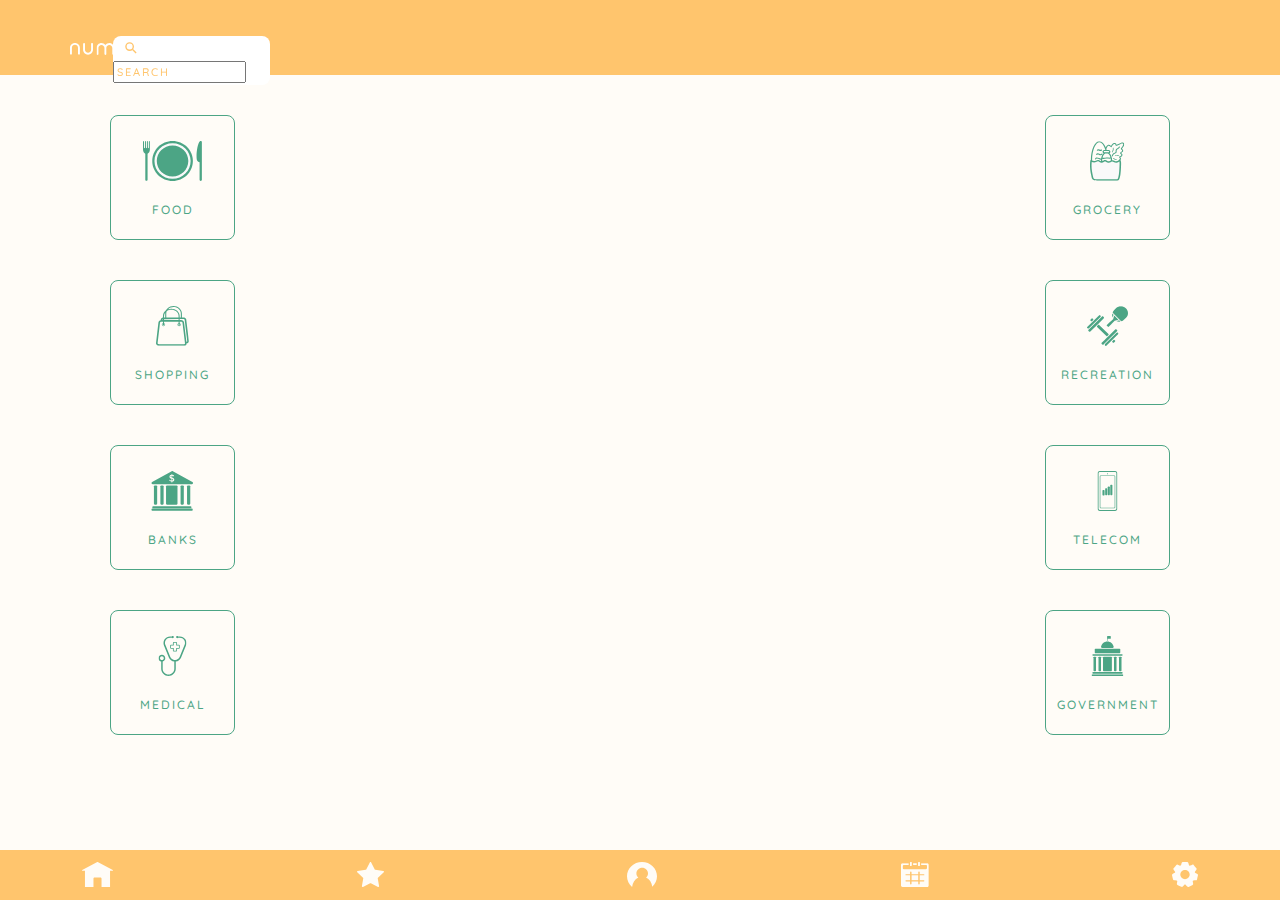
<file: restaurant-domo.html>
<!DOCTYPE html>
<html lang="en">
<head>
	<title>Numu - Adulting Made Easy</title>
	<meta charset="utf-8">
	<meta name="author" content="pixelhint.com">
	<meta name="viewport" content="initial-scale=1, maximum-scale=1">
	<link rel="stylesheet" type="text/css" href="css/reset.css">
	<link rel="stylesheet" type="text/css" href="css/bootstrap.css">
	<link rel="stylesheet" type="text/css" href="css/main.css">

	<script type="text/javascript" src="js/jquery.js"></script>
	<script type="text/javascript" src="js/bootstrap.js"></script>
	
</head>
<body>
	<!--  start header  -->
	<header class="fixed-top">
		<div class="container">
			<div class="row">
				<div class="col-xs-2">
					<img src="img/numu-logo.svg">
				</div>
				<div class="col-xs-10">
					<div class="search align-items-left">
						<img src="img/search-icon.svg">
						<input type="text" name="search" placeholder="SEARCH">
					</div>
				</div>
			</div>
		</div>
	</header>
	<!--  end header  -->

	<!--  start categories section  -->
	<section class="categories">
		<div class="container">
			<div class="row justify-content-center justify-content-between">
				<div class="col-xs-6">
					<a href="subcategories.html">
						<div class="card">
  						<img class="card-img-top" src="img/food.svg" alt="food">
 						<div class="card-body">
    						<p class="card-text text-center">FOOD</p>
  						</div>
					</div>
					</a>
				</div>
				<div class="col-xs-6">
					<div class="card">
  						<img class="card-img-top" src="img/grocery.svg" alt="food">
 						<div class="card-body">
    						<p class="card-text text-center">GROCERY</p>
  						</div>
					</div>
				</div>
			</div>
			<div class="row justify-content-center justify-content-between">
				<div class="col-xs-6">
					<div class="card">
  						<img class="card-img-top" src="img/shopping.svg" alt="food">
 						<div class="card-body">
    						<p class="card-text text-center">SHOPPING</p>
  						</div>
					</div>
				</div>
				<div class="col-xs-6">
					<div class="card">
  						<img class="card-img-top" src="img/recreation.svg" alt="food">
 						<div class="card-body">
    						<p class="card-text text-center">RECREATION</p>
  						</div>
					</div>
				</div>
			</div>
			<div class="row justify-content-center justify-content-between">
				<div class="col-xs-6">
					<div class="card">
  						<img class="card-img-top" src="img/banks.svg" alt="food">
 						<div class="card-body">
    						<p class="card-text text-center">BANKS</p>
  						</div>
					</div>
				</div>
				<div class="col-xs-6">
					<div class="card">
  						<img class="card-img-top" src="img/telecom.svg" alt="food">
 						<div class="card-body">
    						<p class="card-text text-center">TELECOM</p>
  						</div>
					</div>
				</div>
			</div>
			<div class="row last-row justify-content-center justify-content-between">
				<div class="col-xs-6">
					<div class="card">
  						<img class="card-img-top" src="img/medical.svg" alt="food">
 						<div class="card-body">
    						<p class="card-text text-center">MEDICAL</p>
  						</div>
					</div>
				</div>
				<div class="col-xs-6">
					<div class="card">
  						<img class="card-img-top" src="img/government.svg" alt="food">
 						<div class="card-body">
    						<p class="card-text text-center">GOVERNMENT</p>
  						</div>
					</div>
				</div>
			</div>
		</div>
	</section>
	<!--  end categories section  -->

	<!--  start footer  -->
	<footer class="fixed-bottom">
		<div class="container">
			<div class="row justify-content-center justify-content-between">
				<div class="col-xs-2">
					<img src="img/home-button.svg">
				</div>
				<div class="col-xs-2">
					<img src="img/favourites.svg">
				</div>
				<div class="col-xs-2">
					<img src="img/my-profile.svg">
				</div>
				<div class="col-xs-2">
					<img src="img/events.svg">
				</div>
				<div class="col-xs-2">
					<img src="img/settings.svg">
				</div>
			</div>
		</div>
	</footer>
	<!--  end footer  -->

</body>
</html>
</file>
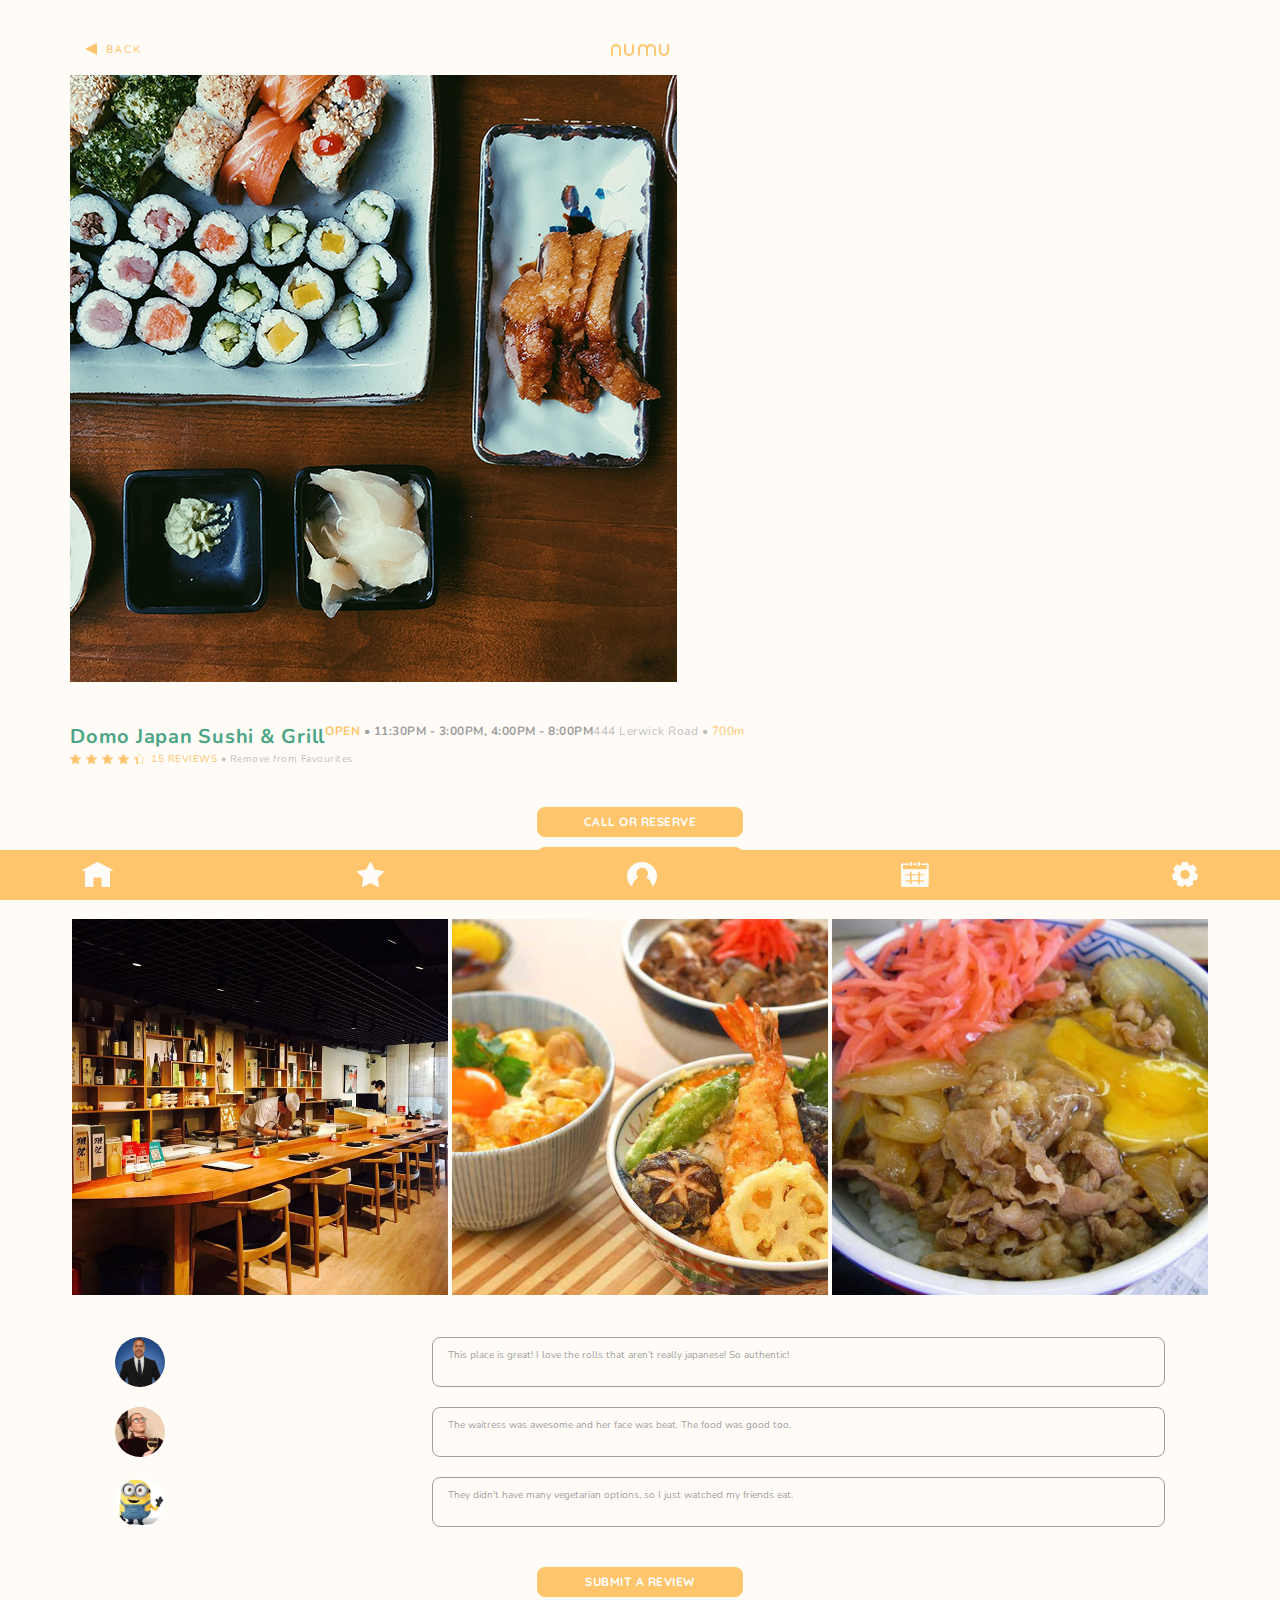
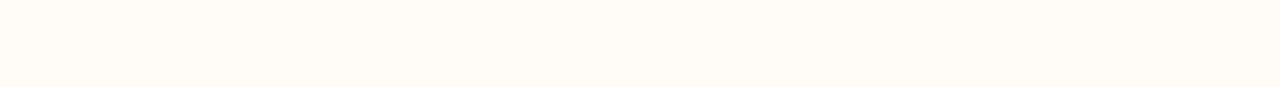
<file: restaurant-page-domo.html>
<!DOCTYPE html>
<html lang="en">
<head>
	<title>Numu - Adulting Made Easy</title>
	<meta charset="utf-8">
	<meta name="author" content="pixelhint.com">
	<meta name="viewport" content="initial-scale=1, maximum-scale=1">
	<link rel="stylesheet" type="text/css" href="css/reset.css">
	<link rel="stylesheet" type="text/css" href="css/bootstrap.css">
	<link rel="stylesheet" type="text/css" href="css/spacing.css">
	<link rel="stylesheet" type="text/css" href="css/main.css">

	<script type="text/javascript" src="js/jquery.js"></script>
	<script type="text/javascript" src="js/bootstrap.js"></script>
	<script type="text/javascript" src="js/main.js"></script>
	<script>
		function goBack() {
  			window.history.back();
		}
	</script>
	
</head>
<body>

	<!--  in canvas-slid -->
	<div class="navmenu navmenu-default navmenu-fixed-right offcanvas-sm">
		<img class="settings-logo" src="img/numu-logo-orange.svg">
		<ul class="nav navmenu-nav flex-column">
			<li class="nav-item active">My Account</li>
			<li class="nav-item">Help</li>
			<li class="nav-item">About Numu</li>
			<li class="nav-item">Terms & Conditions</li>
		</ul>
	</div>

	<!--  start header  -->
	<header class="fixed-top establishment">
		<div class="container">
			<img src="img/numu-logo-orange.svg" id="logo">
			<div class="row">
				<div class="col-3">
					<img src="img/back-orange.svg"><span class="back-button" onclick="goBack()">BACK</span>
				</div>
			</div>
		</div>
	</header>
	<!--  end header  -->

	<!--  start categories section  -->
	<section class="establishment-image">
		<div class="container">
			<div class="row">
				<div class="col-xs-12">
					<img src="img/domo-japan.jpg" height="auto" weight="100%">
				</div>
			</div>
		</div>
	</section>

	<section class="establishment-info">
		<div class="container">
			<div class="row">
				<p class="establishment-name">Domo Japan Sushi & Grill</p>
				<p class="establishment-hours"><span class="orange">OPEN</span> • 11:30PM - 3:00PM, 4:00PM - 8:00PM</p>
				<p class="establishment-address">444 Lerwick Road • <span class="orange">700m</span></p>
			</div>
			<div class="row establishment-extra-info pb-40">
				<img src="img/good-rating.svg">
				<span class="establishment-review">15 REVIEWS</span>
				<span class="establishment-favourite">&nbsp• Remove from Favourites</span>
			</div>
		</div>
	</section>

	<section class="establishment-buttons">
		<div class="container">
			<div class="row justify-content-center">
				<div class="col-xs-12 pb-10">
					<button type="button" class="btn btn-secondary">CALL OR RESERVE</button>
				</div>
			</div>
			<div class="row justify-content-center pb-40">
				<div class="col-xs-12">
					<button type="button" class="btn btn-secondary">GET DIRECTIONS</button>
				</div>
			</div>
		</div>
	</section>

	<section class="submitted-images pb-40">
		<div class="container">
			<div class="row">
				<div class="col-4 submitted-image">
					<img src="img/domo-submitted-image-1.jpg" height="auto" width="100%">
				</div>
				<div class="col-4 submitted-image">
					<img src="img/domo-submitted-image-2.jpg" height="auto" width="100%">
				</div>
				<div class="col-4 submitted-image">
					<img src="img/domo-submitted-image-3.jpg" height="auto" width="100%">
				</div>
			</div>
		</div>
	</section>

	<section class="user-reviews">
		<div class="container">
			<div class="row justify-content-center">
				<div class="col-4">
					<img src="img/review-user-1.jpg">
				</div>
				<div class="col-8 user-review">
					<p>This place is great! I love the rolls that aren’t really japanese! So authentic!</p>
				</div>
			</div>
			<div class="row justify-content-center pt-20">
				<div class="col-4">
					<img src="img/review-user-2.jpg">
				</div>
				<div class="col-8 user-review">
					<p>The waitress was awesome and her face was beat. The food was good too.</p>
				</div>
			</div>
			<div class="row justify-content-center pt-20">
				<div class="col-4">
					<img src="img/review-user-3.jpg">
				</div>
				<div class="col-8 user-review">
					<p>They didn't have many vegetarian options, so I just watched my friends eat.</p>
				</div>
			</div>
			<div class="row justify-content-center pt-40">
				<div class="col-xs-12">
					<button type="button" class="btn btn-secondary">SUBMIT A REVIEW</button>
				</div>
			</div>
		</div>
	</section>
	<section class="pt-90"></section>
	<!--  end categories section  -->

	<!--  start footer  -->
	<footer class="fixed-bottom">
		<div class="container">
			<div class="row justify-content-center justify-content-between">
				<div class="col-xs-2">
					<a href="categories.html">
					<img src="img/home-button.svg">
					</a>
				</div>
				<div class="col-xs-2">
					<a href="favourites.html">
					<img src="img/favourites.svg">
					</a>
				</div>
				<div class="col-xs-2">
					<a href="my-profile.html">
					<img src="img/my-profile.svg">
					</a>
				</div>
				<div class="col-xs-2">
					<a href="events.html">
					<img src="img/events.svg">
					</a>
				</div>
				<div class="col-xs-2">
					<img src="img/settings.svg" class="navbar-settings">
				</div>
			</div>
		</div>
	</footer>
	<!--  end footer  -->

</body>
</html>
</file>
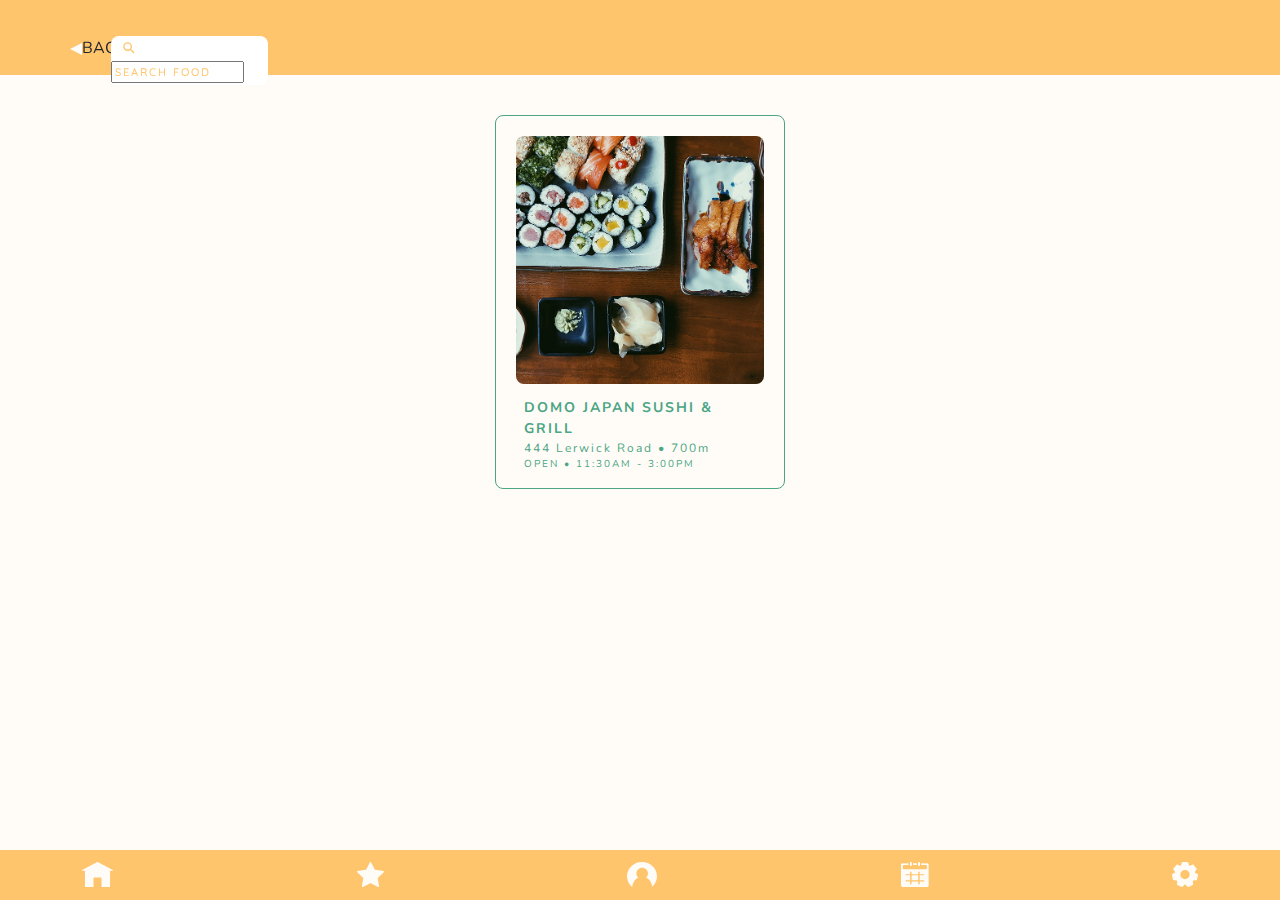
<file: restaurants.html>
<!DOCTYPE html>
<html lang="en">
<head>
	<title>Numu - Adulting Made Easy</title>
	<meta charset="utf-8">
	<meta name="author" content="pixelhint.com">
	<meta name="viewport" content="initial-scale=1, maximum-scale=1">
	<link rel="stylesheet" type="text/css" href="css/reset.css">
	<link rel="stylesheet" type="text/css" href="css/bootstrap.css">
	<link rel="stylesheet" type="text/css" href="css/main.css">

	<script type="text/javascript" src="js/jquery.js"></script>
	<script type="text/javascript" src="js/bootstrap.js"></script>
	
</head>
<body>
	<!--  start header  -->
	<header class="fixed-top">
		<div class="container">
			<div class="row">
				<div class="col-xs-1">
					<img src="img/back.svg">
				</div>
				<div class="col-xs-1">
					<p class="back-button">BACK</p>
				</div>
				<div class="col-xs-10">
					<div class="search align-items-left">
						<img src="img/search-icon.svg">
						<input type="text" name="search" placeholder="SEARCH FOOD">
					</div>
				</div>
			</div>
		</div>
	</header>
	<!--  end header  -->

	<!--  start categories section  -->
	<section class="establishments">
		<div class="container">
			<div class="row justify-content-center">
				<div class="col-xs-12">
					<div class="establishment-card">
  						<img class="card-img-top" src="img/domo-japan.jpg" alt="food">
 						<div class="card-body">
							<p class="establishment-card-name">DOMO JAPAN SUSHI & GRILL</p>
							<p class="establishment-card-address">444 Lerwick Road • 700m</p>
							<p class="establishment-card-hours">OPEN • 11:30AM - 3:00PM</p>
  						</div>
					</div>
				</div>
			</div>
		</div>
	</section>
	<!--  end categories section  -->

	<!--  start footer  -->
	<footer class="fixed-bottom">
		<div class="container">
			<div class="row justify-content-center justify-content-between">
				<div class="col-xs-2">
					<img src="img/home-button.svg">
				</div>
				<div class="col-xs-2">
					<img src="img/favourites.svg">
				</div>
				<div class="col-xs-2">
					<img src="img/my-profile.svg">
				</div>
				<div class="col-xs-2">
					<img src="img/events.svg">
				</div>
				<div class="col-xs-2">
					<img src="img/settings.svg">
				</div>
			</div>
		</div>
	</footer>
	<!--  end footer  -->

</body>
</html>
</file>
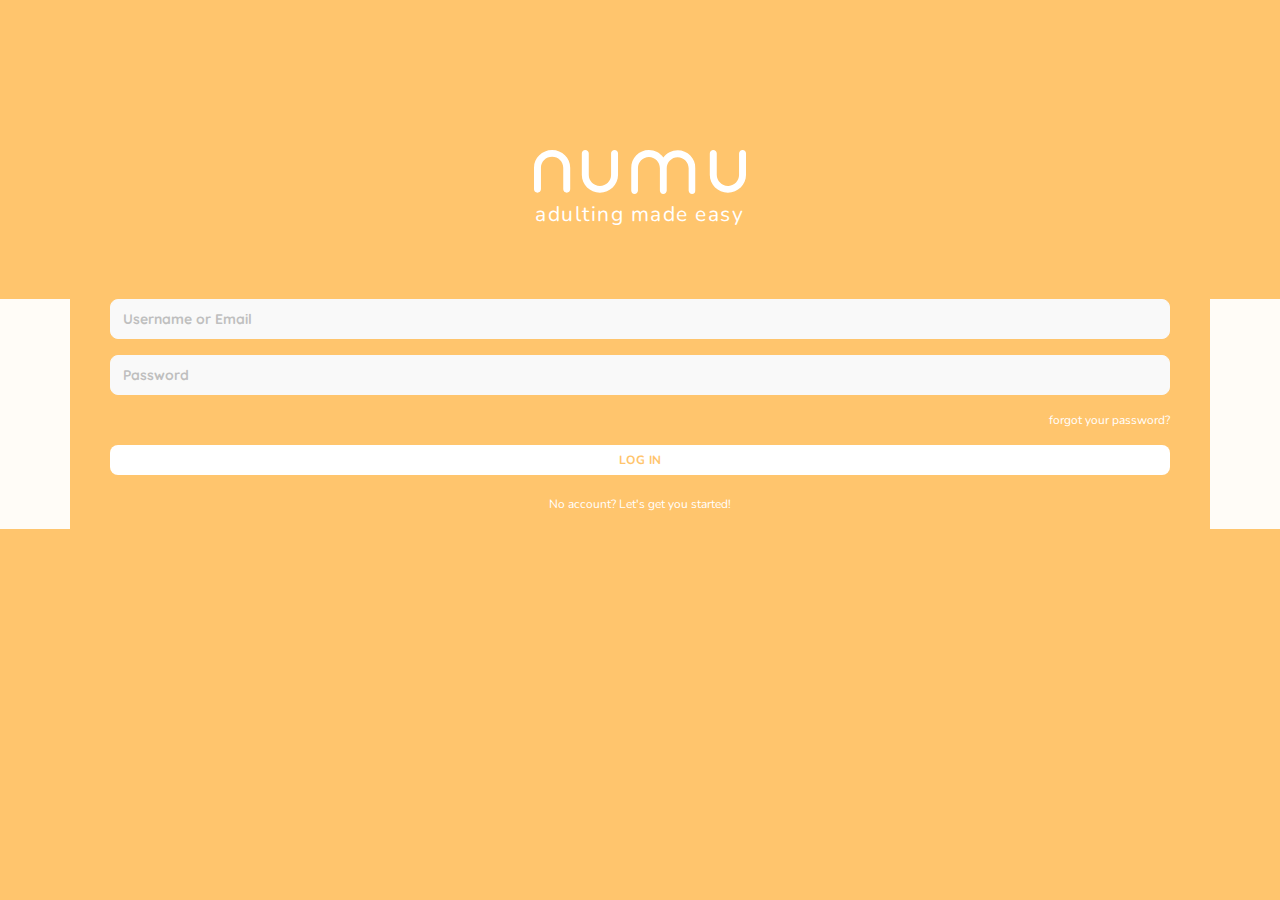
<file: sign-in.html>
<!DOCTYPE html>
<html lang="en" style="background-color: #FFC56D">
<head>
	<title>Numu - Adulting Made Easy</title>
	<meta charset="utf-8">
	<meta name="author" content="pixelhint.com">
	<meta name="viewport" content="initial-scale=1, maximum-scale=1">
	<link rel="stylesheet" type="text/css" href="css/reset.css">
	<link rel="stylesheet" type="text/css" href="css/bootstrap.css">
	<link rel="stylesheet" type="text/css" href="css/spacing.css">
	<link rel="stylesheet" type="text/css" href="css/main.css">

	<script type="text/javascript" src="js/jquery.js"></script>
	<script type="text/javascript" src="js/bootstrap.js"></script>
	
</head>
<body id="landing-page-body">
	<!--  start header  -->

	<!--  end header  -->

	<!--  start categories section  -->
	<section class="sign-in">
		<div class="container">
            <div class="row justify-content-center">
                <div class="col-xs-12">
					<img src="img/numu-logo.svg">
					<p>adulting made easy</p>
                </div>
            </div>
        </div>
	</section>

	<section class="sign-in-form">
		<div class="container">
			<div class="row justify-content-center">
				<div class="col-12">
					<form action="" method="post" name="login">
						<div class="form-group">
						   <input type="email" name="email"  class="numu-form" id="email" placeholder="Username or Email">
						</div>
						<div class="form-group">
						   <input type="password" name="password" id="password"  class="numu-form" placeholder="Password">
						</div>
						<div class="form-group">
						   <p class="text-right forgot-password"><a href="#">forgot your password?</a></p>
						</div>
						<div class="col-xs-12 text-center mb-20">
						   <button type="submit" class=" btn btn-block mybtn btn-primary tx-tfm">LOG IN</button>
						</div>
						<div class="form-group">
							<p class="text-center no-account"><a href="#">No account? Let's get you started!</a></p>
						 </div>
					</form>
				</div>
			</div>
		</div>
	</section>
	<!--  end categories section  -->

	<!--  start footer  -->

	<!--  end footer  -->

</body>
</html>
</file>
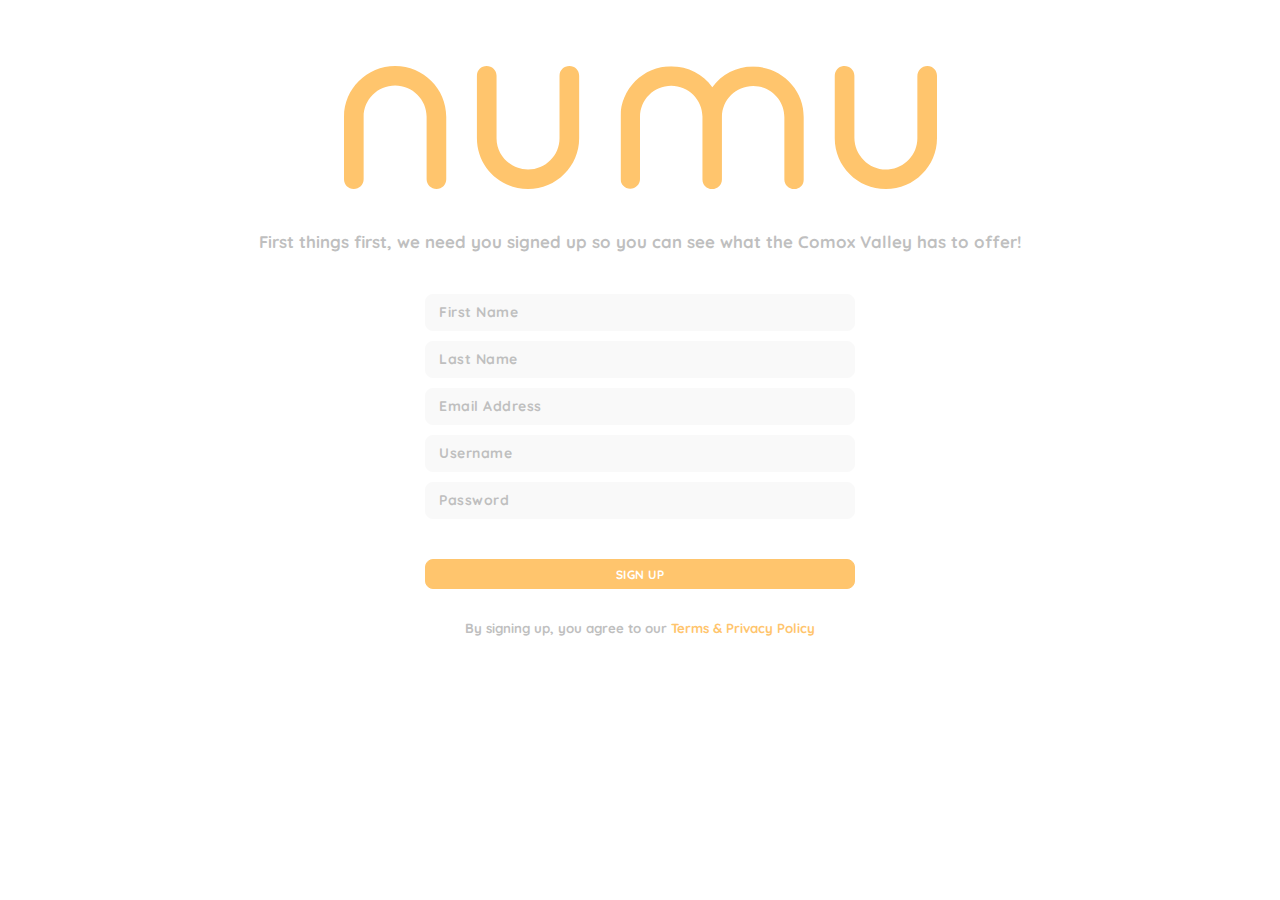
<file: sign-up.html>
<!DOCTYPE html>
<html lang="en">

<head>
	<title>Numu - Adulting Made Easy</title>
	<meta charset="utf-8">
	<meta name="author" content="pixelhint.com">
	<meta name="viewport" content="initial-scale=1, maximum-scale=1">
	<link rel="stylesheet" type="text/css" href="css/reset.css">
	<link rel="stylesheet" type="text/css" href="css/bootstrap.css">
	<link rel="stylesheet" type="text/css" href="css/spacing.css">
	<link rel="stylesheet" type="text/css" href="css/main.css">

	<script type="text/javascript" src="js/jquery.js"></script>
	<script type="text/javascript" src="js/bootstrap.js"></script>

</head>

<body id="landing-page-body" style="background-color: #FFFFFF">
	<!--  start header  -->

	<!--  end header  -->

	<!--  start categories section  -->
	<section class="sign-up">
		<div class="container">
			<div class="row justify-content-center">
				<div class="col-xs-12">
					<img src="img/numu-logo-orange.svg" class="pb-40">
					<p>First things first, we need you signed up so you can see what the Comox Valley has to offer!</p>
				</div>
			</div>
		</div>
	</section>

	<section class="sign-up-form">
		<div class="container">
			<div class="row justify-content-center">
				<div class="col-xs-12">
					<form action="" method="post" name="sign-up">
						<div class="form-group">
							<input type="text" name="first-name" class="numu-form" id="first-name" placeholder="First Name">
						</div>
						<div class="form-group">
							<input type="text" name="last-name" class="numu-form" id="last-name" placeholder="Last Name">
						</div>
						<div class="form-group">
							<input type="email" name="email" class="numu-form" id="email" placeholder="Email Address">
						</div>
						<div class="form-group">
							<input type="text" name="username" class="numu-form" id="username" placeholder="Username">
						</div>
						<div class="form-group">
							<input type="password" name="password" id="password" class="numu-form" placeholder="Password">
						</div>
						<div class="col-xs-12 text-center pt-30">
							<button type="submit" class=" btn btn-block mybtn btn-primary tx-tfm">SIGN UP</button>
						</div>
						<div>
							<p class="terms text-center pt-30">By signing up, you agree to our <a href="#">Terms & Privacy Policy</a></p>
						</div>
					</form>
				</div>
			</div>
		</div>
	</section>
	<!--  end categories section  -->

	<!--  start footer  -->

	<!--  end footer  -->

</body>

</html>
</file>
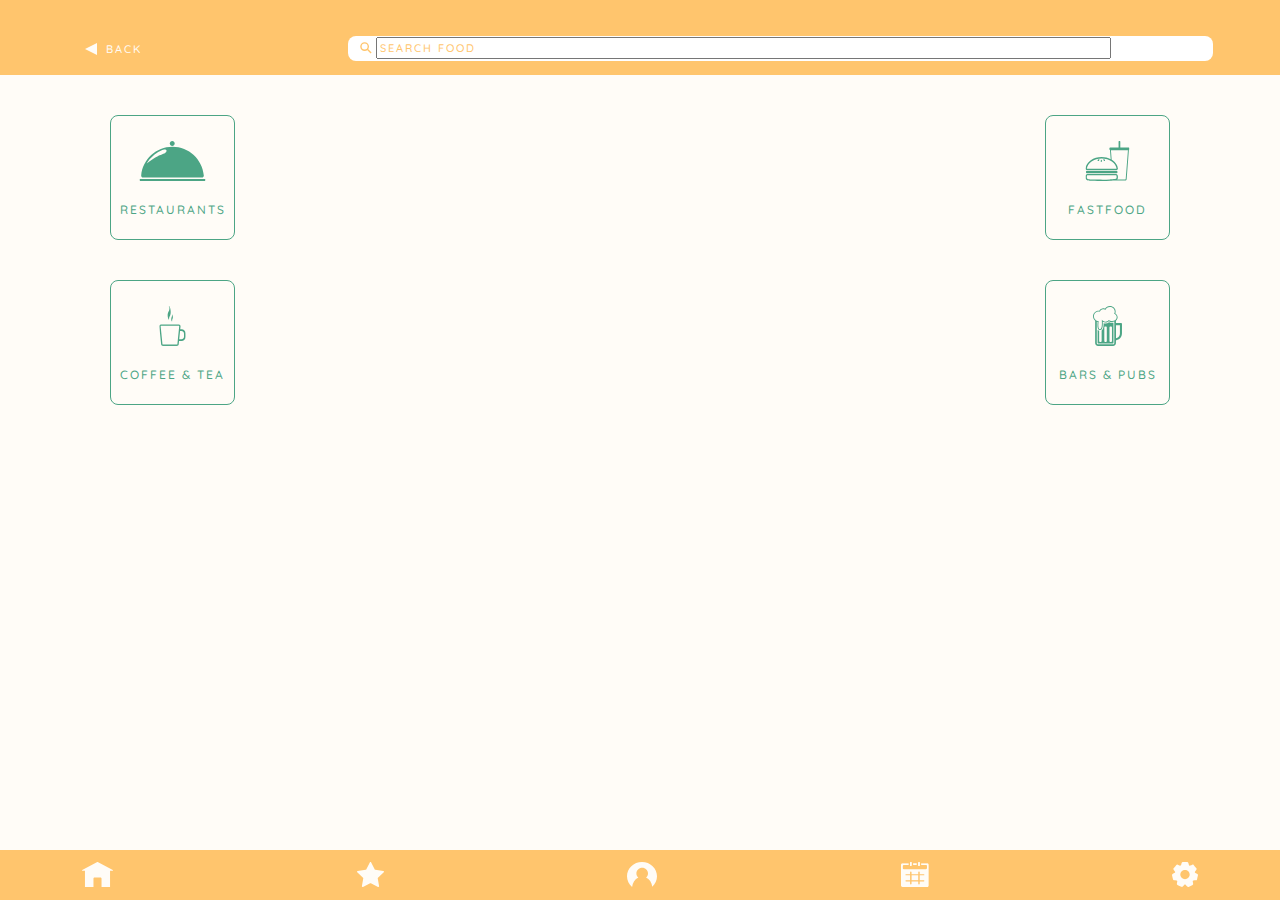
<file: subcategories-food.html>
<!DOCTYPE html>
<html lang="en">
<head>
	<title>Numu - Adulting Made Easy</title>
	<meta charset="utf-8">
	<meta name="author" content="pixelhint.com">
	<meta name="viewport" content="initial-scale=1, maximum-scale=1">
	<link rel="stylesheet" type="text/css" href="css/reset.css">
	<link rel="stylesheet" type="text/css" href="css/bootstrap.css">
	<link rel="stylesheet" type="text/css" href="css/spacing.css">
	<link rel="stylesheet" type="text/css" href="css/main.css">

	<script type="text/javascript" src="js/jquery.js"></script>
	<script type="text/javascript" src="js/bootstrap.js"></script>
	<script type="text/javascript" src="js/main.js"></script>
	<script>
		function goBack() {
  			window.history.back();
		}
	</script>
	
</head>
<body>

	<!--  in canvas-slid -->
	<div class="navmenu navmenu-default navmenu-fixed-right offcanvas-sm">
		<img class="settings-logo" src="img/numu-logo-orange.svg">
		<ul class="nav navmenu-nav flex-column">
			<li class="nav-item active">My Account</li>
			<li class="nav-item">Help</li>
			<li class="nav-item">About Numu</li>
			<li class="nav-item">Terms & Conditions</li>
		</ul>
	</div>

	<!--  start header  -->
	<header class="fixed-top">
		<div class="container">
			<div class="row no-gutters">
				<div class="col-3">
					<img src="img/back.svg"><span class="back-button" onclick="goBack()">BACK</span>
				</div>
				<div class="col-9">
					<div class="search align-items-left">
						<img src="img/search-icon.svg">
						<input type="text" name="search" placeholder="SEARCH FOOD">
					</div>
				</div>
			</div>
		</div>
	</header>
	<!--  end header  -->

	<!--  start categories section  -->
	<section class="categories">
		<div class="container">
			<div class="row justify-content-center justify-content-between">
				<div class="col-xs-6">
					<a href="subcategory-restaurants-list.html">
					<div class="card">
  						<img class="card-img-top" src="img/restaurants.svg" alt="food">
 						<div class="card-body">
    						<p class="card-text text-center">RESTAURANTS</p>
  						</div>
					</div>
					</a>
				</div>
				<div class="col-xs-6">
					<div class="card">
  						<img class="card-img-top" src="img/fastfood.svg" alt="food">
 						<div class="card-body">
    						<p class="card-text text-center">FASTFOOD</p>
  						</div>
					</div>
				</div>
			</div>
			<div class="row justify-content-center justify-content-between">
				<div class="col-xs-6">
					<div class="card">
  						<img class="card-img-top" src="img/coffee-and-tea.svg" alt="food">
 						<div class="card-body">
    						<p class="card-text text-center">COFFEE & TEA</p>
  						</div>
					</div>
				</div>
				<div class="col-xs-6">
					<div class="card">
  						<img class="card-img-top" src="img/bars-and-pubs.svg" alt="food">
 						<div class="card-body">
    						<p class="card-text text-center">BARS & PUBS</p>
  						</div>
					</div>
				</div>
			</div>
		</div>
	</section>
	<!--  end categories section  -->

	<!--  start footer  -->
	<footer class="fixed-bottom">
		<div class="container">
			<div class="row justify-content-center justify-content-between">
				<div class="col-xs-2">
					<a href="categories.html">
					<img src="img/home-button.svg">
					</a>
				</div>
				<div class="col-xs-2">
					<a href="favourites.html">
					<img src="img/favourites.svg">
					</a>
				</div>
				<div class="col-xs-2">
					<a href="my-profile.html">
					<img src="img/my-profile.svg">
					</a>
				</div>
				<div class="col-xs-2">
					<a href="events.html">
					<img src="img/events.svg">
					</a>
				</div>
				<div class="col-xs-2">
					<img src="img/settings.svg" class="navbar-settings">
				</div>
			</div>
		</div>
	</footer>
	<!--  end footer  -->

</body>
</html>
</file>
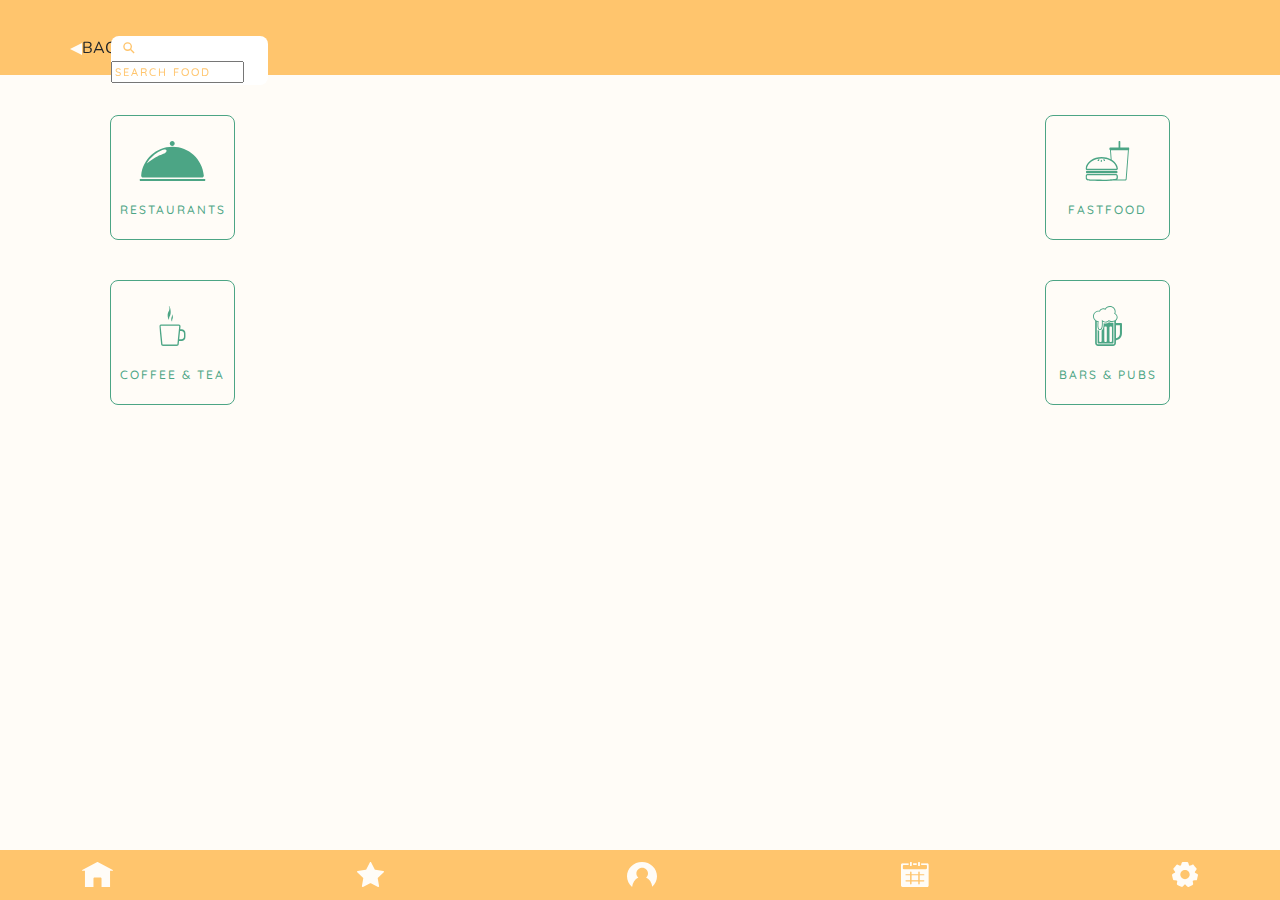
<file: subcategories.html>
<!DOCTYPE html>
<html lang="en">
<head>
	<title>Numu - Adulting Made Easy</title>
	<meta charset="utf-8">
	<meta name="author" content="pixelhint.com">
	<meta name="viewport" content="initial-scale=1, maximum-scale=1">
	<link rel="stylesheet" type="text/css" href="css/reset.css">
	<link rel="stylesheet" type="text/css" href="css/bootstrap.css">
	<link rel="stylesheet" type="text/css" href="css/main.css">

	<script type="text/javascript" src="js/jquery.js"></script>
	<script type="text/javascript" src="js/bootstrap.js"></script>
	
</head>
<body>
	<!--  start header  -->
	<header class="fixed-top">
		<div class="container">
			<div class="row">
				<div class="col-xs-1">
					<img src="img/back.svg">
				</div>
				<div class="col-xs-1">
					<p class="back-button">BACK</p>
				</div>
				<div class="col-xs-10">
					<div class="search align-items-left">
						<img src="img/search-icon.svg">
						<input type="text" name="search" placeholder="SEARCH FOOD">
					</div>
				</div>
			</div>
		</div>
	</header>
	<!--  end header  -->

	<!--  start categories section  -->
	<section class="categories">
		<div class="container">
			<div class="row justify-content-center justify-content-between">
				<div class="col-xs-6">
					<div class="card">
  						<img class="card-img-top" src="img/restaurants.svg" alt="food">
 						<div class="card-body">
    						<p class="card-text text-center">RESTAURANTS</p>
  						</div>
					</div>
				</div>
				<div class="col-xs-6">
					<div class="card">
  						<img class="card-img-top" src="img/fastfood.svg" alt="food">
 						<div class="card-body">
    						<p class="card-text text-center">FASTFOOD</p>
  						</div>
					</div>
				</div>
			</div>
			<div class="row justify-content-center justify-content-between">
				<div class="col-xs-6">
					<div class="card">
  						<img class="card-img-top" src="img/coffee-and-tea.svg" alt="food">
 						<div class="card-body">
    						<p class="card-text text-center">COFFEE & TEA</p>
  						</div>
					</div>
				</div>
				<div class="col-xs-6">
					<div class="card">
  						<img class="card-img-top" src="img/bars-and-pubs.svg" alt="food">
 						<div class="card-body">
    						<p class="card-text text-center">BARS & PUBS</p>
  						</div>
					</div>
				</div>
			</div>
		</div>
	</section>
	<!--  end categories section  -->

	<!--  start footer  -->
	<footer class="fixed-bottom">
		<div class="container">
			<div class="row justify-content-center justify-content-between">
				<div class="col-xs-2">
					<img src="img/home-button.svg">
				</div>
				<div class="col-xs-2">
					<img src="img/favourites.svg">
				</div>
				<div class="col-xs-2">
					<img src="img/my-profile.svg">
				</div>
				<div class="col-xs-2">
					<img src="img/events.svg">
				</div>
				<div class="col-xs-2">
					<img src="img/settings.svg">
				</div>
			</div>
		</div>
	</footer>
	<!--  end footer  -->

</body>
</html>
</file>
<file: css/main.css>
/* Fonts  */
/* 	https://www.google.com/fonts#UsePlace:use/Collection:Lato */

@import url('https://fonts.googleapis.com/css?family=Quicksand:300,400,500,700');
@import url('https://fonts.googleapis.com/css?family=Nunito:200,200i,300,300i,400,400i,600,600i,700,700i,800,800i,900,900i');



/* Colours 
	Numu Orange:    #FFC56D
    Numu Teal:      #4CA585
    Pale Yellow:    #FFFCF7
    Middle Gray:    #9F9F9F
    Light Gray:     #BFBFBF
*/


/*  General CSS  */

html {
    font-size: 16px;
}

a:active {
    text-decoration:none;
}


/* Nav */

.lockIphone {
    overflow: hidden;
    height: 100%;
    -webkit-overflow-scrolling: auto;
}

.settings-logo {
    height: 14px;
    width: auto;
    padding-left: 77px;
    margin-bottom: 30px;
}

.navmenu li {
    font-size: 12px;
    letter-spacing: .38px;
    font-family: 'quicksand', 'sans serif';
    color: #4CA585;
    font-weight: bold;
    padding: 10px 0 10px 40px;
}

.navmenu {
    padding-top: 50px;
    width: 300px;
}
@media (max-width: 991px){
    /* .offcanvas-sm {
        
    } */
    .offcanvas-sm.in {
        right: 0;
    }
}
.navmenu-default, .navbar-default .navbar-offcanvas {
    background-color: #FFFCF7;
    /* border-color: #e7e7e7; */
}
.navmenu-fixed-right, .navbar-offcanvas {
    left: auto!important;
    right: -300px;
    transition: right 0.4s ease;
    border-width: 0 0 0 1px;
}
.navmenu-fixed-left, .navmenu-fixed-right, .navbar-offcanvas {
    position: fixed;
    z-index: 1051;
    top: 0;
    bottom: 0;
    overflow-y: auto;
    border-radius: 0;
}
.navmenu, .navbar-offcanvas {
    width: 225px;
    height: calc(100vh - 50px);
    border-width: 0;
    border-radius: 0;
}

.google-map {
    width: 100vw;
    height: 100vw;
}



/* Landing Page */

section.landing-page {
    height: 100vh;
    width: 100vw;
    background: -webkit-linear-gradient(top, #FFC56D 0%,#FFC56D 45%, #FFFFFF 100%);
}

section.landing-page img {
    width: 164px;
    height: 100%;
    margin-top: 100%;
    margin-bottom: 50%;
}

section.landing-page .row {
    margin-right: 0;
    margin-left: 0;
}

/* Sign In */

section.sign-in {
    background-color: #FFC56D;
}

section.sign-in .row {
    margin-top: 150px;
}

section.sign-in img {
    height: 44px;
    width: 100%;
    margin-bottom: 5px;
}

section.sign-in p {
    font-family:  'Nunito', 'sans-serif';
    color: #FFFFFF;
    text-align: center;
    font-size: 21px;
    letter-spacing: 1.5px;
    margin-bottom: 68px;
}

section.sign-in-form .row {
    background-color: #FFC56D;
    padding: 0 25px;
}

section.sign-in-form a {
    color: #FFFFFF
}

section.sign-in-form .btn-primary {
    background-color: #FFFFFF;
    color: #FFC56D;
    border: none;
    border-radius: 8px;
    font-size: 12px;
    font-weight: bold;
    letter-spacing: .5px;
}

section.sign-in-form .form-group .numu-form {
    margin: 0;
    padding: 0;
    border: 0;
    background-color: #F9F9F9;
    border: 1px solid #F9F9F9;
    border-radius: 8px;
}

section.sign-in-form input {
    width: 100%;
    font-family: 'Quicksand', 'sans serif';
    font-size: 14px;
    font-weight: bold;
    height: 40px;

}

section.sign-in-form input::placeholder {
    color: #BFBFBF;
    padding-left: 12px;
}

section.sign-in-form p.forgot-password, section.sign-in-form p.no-account {
    font-size: 12px;
}

/* Sign Up */

section.sign-up img {
    height: auto;
    width: 100%;
    padding: 0 85px;
}

section.sign-up .row {
    padding-top: 66px;
    padding-left: 40px;
    padding-right: 40px;
}

section.sign-up p {
    font-family: 'Quicksand', 'sans serif';
    font-weight: bold;
    color: #BFBFBF;
    font-size: 16.85px;
    text-align: center;
    margin-bottom: 0;
}

section.sign-up-form .row {
    padding: 40px;
}

section.sign-up-form input {
    width: 100%;
    height: 35px;
    margin: 0;
    padding: 0;
    font-family: 'Quicksand', 'sans serif';
    font-size: 14px;
    font-weight: bold;
    letter-spacing: .5px;
}

section.sign-up-form input::placeholder {
    color: #BFBFBF;
    padding-left: 12px;
}

section.sign-up-form .form-group {
    margin-bottom: 10px;
}

section.sign-up-form .form-group, section.sign-up-form input {
    background-color: #F9F9F9;
    border: 1px solid #F9F9F9;
    border-radius: 8px;
}

section.sign-up-form .btn-primary {
    background-color: #FFC56D;
    border: 1px solid #FFC56D;
    border-radius: 8px;
    font-size: 12px;
    font-family: 'Quicksand', 'sans serif';
    font-weight: bold;
    letter-spacing: .5px;
    height: 30px;
}

section.sign-up-form p.terms {
    font-size: 13.25px;
    font-family: 'Quicksand', 'sans serif';
    font-weight: bold;
    color: #BFBFBF;
    padding: 0 40px;
}

section.sign-up-form p.terms a {
    color: #FFC56D;
}

/*  Header  */

header {
    background-color: #FFC56D;
    height: 75px;
}

header img {
    height: 12px;
}

header .container {
    padding-top: 36px;
    position: relative;
}

.search {
    background-color: #FFFFFF;
    border-radius: 8px;
    width: 104%;
    margin-left: -15px;
}

.search img {
    margin-left: 12px;
    margin-bottom: 2px;
}

.search input {
    font-family: 'Quicksand', sans-serif;
    font-weight: 500;
    letter-spacing: 2px;
    font-size: 11px;
    color: #FFC56D;
    margin-bottom: 2px;
    width: 85%;
}

::-webkit-input-placeholder {
    color: #FFC56D;
}

span.back-button {
    font-size: 11px;
    font-family: 'Quicksand', sans-serif;
    letter-spacing: 2px;
    color: #FFFCF7;
    font-weight: 500;
    padding-left: 9px;
}

/*  Footer  */

footer {
    background-color: #FFC56D;
    height: 50px;
}

footer .container {
    margin-left: auto;
    margin-right: auto;
    padding-right: 27px;
    padding-left: 27px;
    padding-top: 11px;
}

footer img {
    height: 25px;
    width: auto;
}

/* Body */

body {
    font-family: 'Nunito', sans-serif;
    margin-top: 75px;
    background-color: #FFFCF7;
}

body#landing-page-body {
    margin: 0;
}

span.orange {
    color: #FFC56D
}

/* Categories Section */

section.categories {
    padding-top: 40px;
}

section.categories .row {
    margin-right: 25px;
    margin-left: 25px;
}

section.categories .card {
    border: 1.5px solid #4CA585;
    width: 125px;
    height: 125px;
    padding-top: 25px;
    background-color: transparent;
    margin-bottom: 40px;
    border-radius: 8px;
}

section.categories .row.last-row {
    margin-bottom: 50px
}

section.categories .card-body {
    padding: 20px 0 0 0;
}

section.categories .card img {
    height: 40px;
}

section.categories .card p.card-text {
    font-family: 'Quicksand', sans-serif;
    font-size: 12px;
    font-weight: 500;
    letter-spacing: 2px;
    color: #4CA585;
}

/* Establishment List */

section.establishments .establishment-card {
    border: 1.5px solid #4CA585;
    width: 290px;
    height: 374px;
    padding: 20px;
    background-color: transparent;
    border-radius: 8px;
    margin-top: 40px;
}

section.establishments .establishment-card img{
    width: 100%;
    height: auto;
    object-fit: cover;
    border-radius: 8px;
    text-align: center;
}

section.establishments .establishment-card p{
    color: #4CA585;
    margin-bottom: 0;
}

section.establishments .card-body{
    padding-top: 13px;
    padding-right: 8px;
    padding-left: 8px;
    padding-bottom: 8px;
}

p.establishment-card-name {
    font-size: 14px;
    font-weight: bold;
    letter-spacing: 2px;
}

p.establishment-card-address {
    font-size: 12px;
    letter-spacing: 2px;
}

p.establishment-card-hours {
    font-size: 10px;
    letter-spacing: 2px;
}

/* Establishment Page */

#logo {
    position: absolute;
    left:0;
    right:0;
    margin: 0 auto;
    bottom: 4px;
}

header.establishment {
    background-color: #FFFCF7;
    height: 75px;
}

header.establishment #logo img{
    padding-left: 86px;
}

header.establishment span {
    color: #FFC56D;
}

.establishment-info {
    margin-top: 40px;
    padding-right: 40px;
    padding-left: 40px;
    background-color: transparent;
}

.establishment-info p {
    margin-bottom: 0;
}

.establishment-info .establishment-name {
    color: #4CA585;
    font-size: 20px;
    font-weight: bold;
    letter-spacing: .75px;
}

.establishment-info .establishment-hours {
    color: #9F9F9F;
    font-size: 12px;
    font-weight: bold;
    letter-spacing: .5px;
}

.establishment-info .establishment-address {
    color: #BFBFBF;
    font-size: 12px;
    letter-spacing: .5px;
}

.establishment-about .row {
    margin: 0 10px;
}

.establishment-about .row p {
    color: #9F9F9F;
    font-size: 12px;
    font-family: 'Nunito', 'sans serif';
}

span.establishment-review {
    color: #FFC56D;
    font-size: 10px;
    letter-spacing: .5px;
    padding-left: 6px;
}

span.establishment-favourite {
    color: #BFBFBF;
    font-size: 10px;
    letter-spacing: .5px;
}

.submitted-images .col-4.submitted-image {
    padding-left: 0;
    padding-right: 0;
}

.submitted-images img {
    /* object-fit: cover; */
    border: 2px solid #FFFCF7;
}

section.user-reviews img {
    height: 50px;
    width: 50px;
    border-radius: 50%;
}

section.user-reviews p {
    font-size: 10px;
    color: #9F9F9F;
    margin-bottom: 0;
}

section.user-reviews .row {
    padding: 0 20px;
}

section.user-reviews .col-4 {
    padding-left: 0;
}

section.user-reviews .col-8.user-review{
    margin-left: -50px;
    border: 1px solid #9F9F9F;
    padding-top: 10px;
    border-radius: 8px;
}

/* My Profile */

body.gradient-page {
    background: -webkit-linear-gradient(top, #FFC56D 0%,#FFC56D 15%, #FFFCF7 35%, #FFFCF7 100%);
}

header.fixed-top.establishment.profile {
    background-color: #FFC56D;
}

header.fixed-top.establishment.profile span{
    color: #FFFCF7;
}

section.profile-image .container {
    padding-left: 60px;
    padding-right: 60px;
}

section.profile-image .container img{
    border: 10px solid #FFFCF7;
    border-radius: 50%;
    margin-top: 50px;
    width: 100%;
    height: auto;
}

section.profile-info p {
    margin: 0;
}

section.profile-info p.profile-name {
    color: #4CA585;
    font-family: 'Nunito', 'sans serif';
    font-weight: bold;
    font-size: 18px;
    letter-spacing: 1px;
}

section.profile-info p.edit-profile {
    color: #BFBFBF;
    font-family: 'Nunito', 'sans serif';
    font-weight: bold;
    font-size: 10px;
    letter-spacing: 2px;
}

section.profile-info .user-card.col-12 {
    padding-right: 40px;
    padding-left: 40px;
}

section.profile-info .profile-card {
    border: 1.5px solid #4CA585;
    width: 100%;
    height: auto;
    border-radius: 8px;
    margin: 0;
    padding: 20px;
}

section.profile-info .profile-bio p {
    font-family: 'Nunito', 'sans serif';
    color: #4CA585;
    font-size: 12px;
}

/* Events */

section.establishments.events .establishment-card.events {
    height: 275px;
}

/* Buttons */

.btn.btn-secondary {
    background-color: #FFC56D;
    color: #FFFFFF;
    font-family: 'Quicksand', sans-serif;
    font-weight: bold;
    font-size: 12px;
    border: none;
    width: 206px;
    border-radius: 8px;
    letter-spacing: .5px;
}
</file>
<file: css/spacing.css>
/*********************
SPACING STYLES
*********************/


.pt-0 {
    padding-top: 0px !important;
}

.pt-10 {
    padding-top: 10px !important;
}
.pt-20 {
    padding-top: 20px !important;
}
.pt-30 {
    padding-top: 30px !important;
}
.pt-40 {
    padding-top: 40px !important;
}
.pt-50 {
    padding-top: 50px !important;
}
.pt-60 {
    padding-top: 60px !important;
}
.pt-70 {
    padding-top: 70px !important;
}
.pt-80 {
    padding-top: 80px !important;
}
.pt-90 {
    padding-top: 90px !important;
}
.pt-100 {
    padding-top: 100px !important;
}

.pb-0 {
    padding-bottom: 0px !important;
}

.pb-10 {
    padding-bottom: 10px !important;
}
.pb-20 {
    padding-bottom: 20px !important;
}
.pb-30 {
    padding-bottom: 30px !important;
}
.pb-40 {
    padding-bottom: 40px !important;
}
.pb-50 {
    padding-bottom: 50px !important;
}
.pb-60 {
    padding-bottom: 60px !important;
}
.pb-70 {
    padding-bottom: 70px !important;
}
.pb-80 {
    padding-bottom: 80px !important;
}
.pb-90 {
    padding-bottom: 90px !important;
}
.pb-100 {
    padding-bottom: 100px !important;
}


.mt-0 {
    margin-top: 0px !important;
}
.mt-5 {
    margin-top: 5px !important;
}
.mt-10 {
    margin-top: 10px !important;
}
.mt-20 {
    margin-top: 20px !important;
}
.mt-30 {
    margin-top: 30px !important;
}
.mt-40 {
    margin-top: 40px !important;
}
.mt-50 {
    margin-top: 50px !important;
}
.mt-60 {
    margin-top: 60px !important;
}
.mt-70 {
    margin-top: 70px !important;
}
.mt-80 {
    margin-top: 80px !important;
}
.mt-90 {
    margin-top: 90px !important;
}
.mt-100 {
    margin-top: 100px !important;
}


.mb-0 {
    margin-bottom: 0px !important;
}
.mb-5 {
    margin-bottom: 5px !important;
}
.mb-10 {
    margin-bottom: 10px !important;
}
.mb-20 {
    margin-bottom: 20px !important;
}
.mb-30 {
    margin-bottom: 30px !important;
}
.mb-40 {
    margin-bottom: 40px !important;
}
.mb-50 {
    margin-bottom: 50px !important;
}
.mb-60 {
    margin-bottom: 60px !important;
}
.mb-70 {
    margin-bottom: 70px !important;
}
.mb-80 {
    margin-bottom: 80px !important;
}
.mb-90 {
    margin-bottom: 90px !important;
}
.mb-100 {
    margin-bottom: 100px !important;
}
</file>
